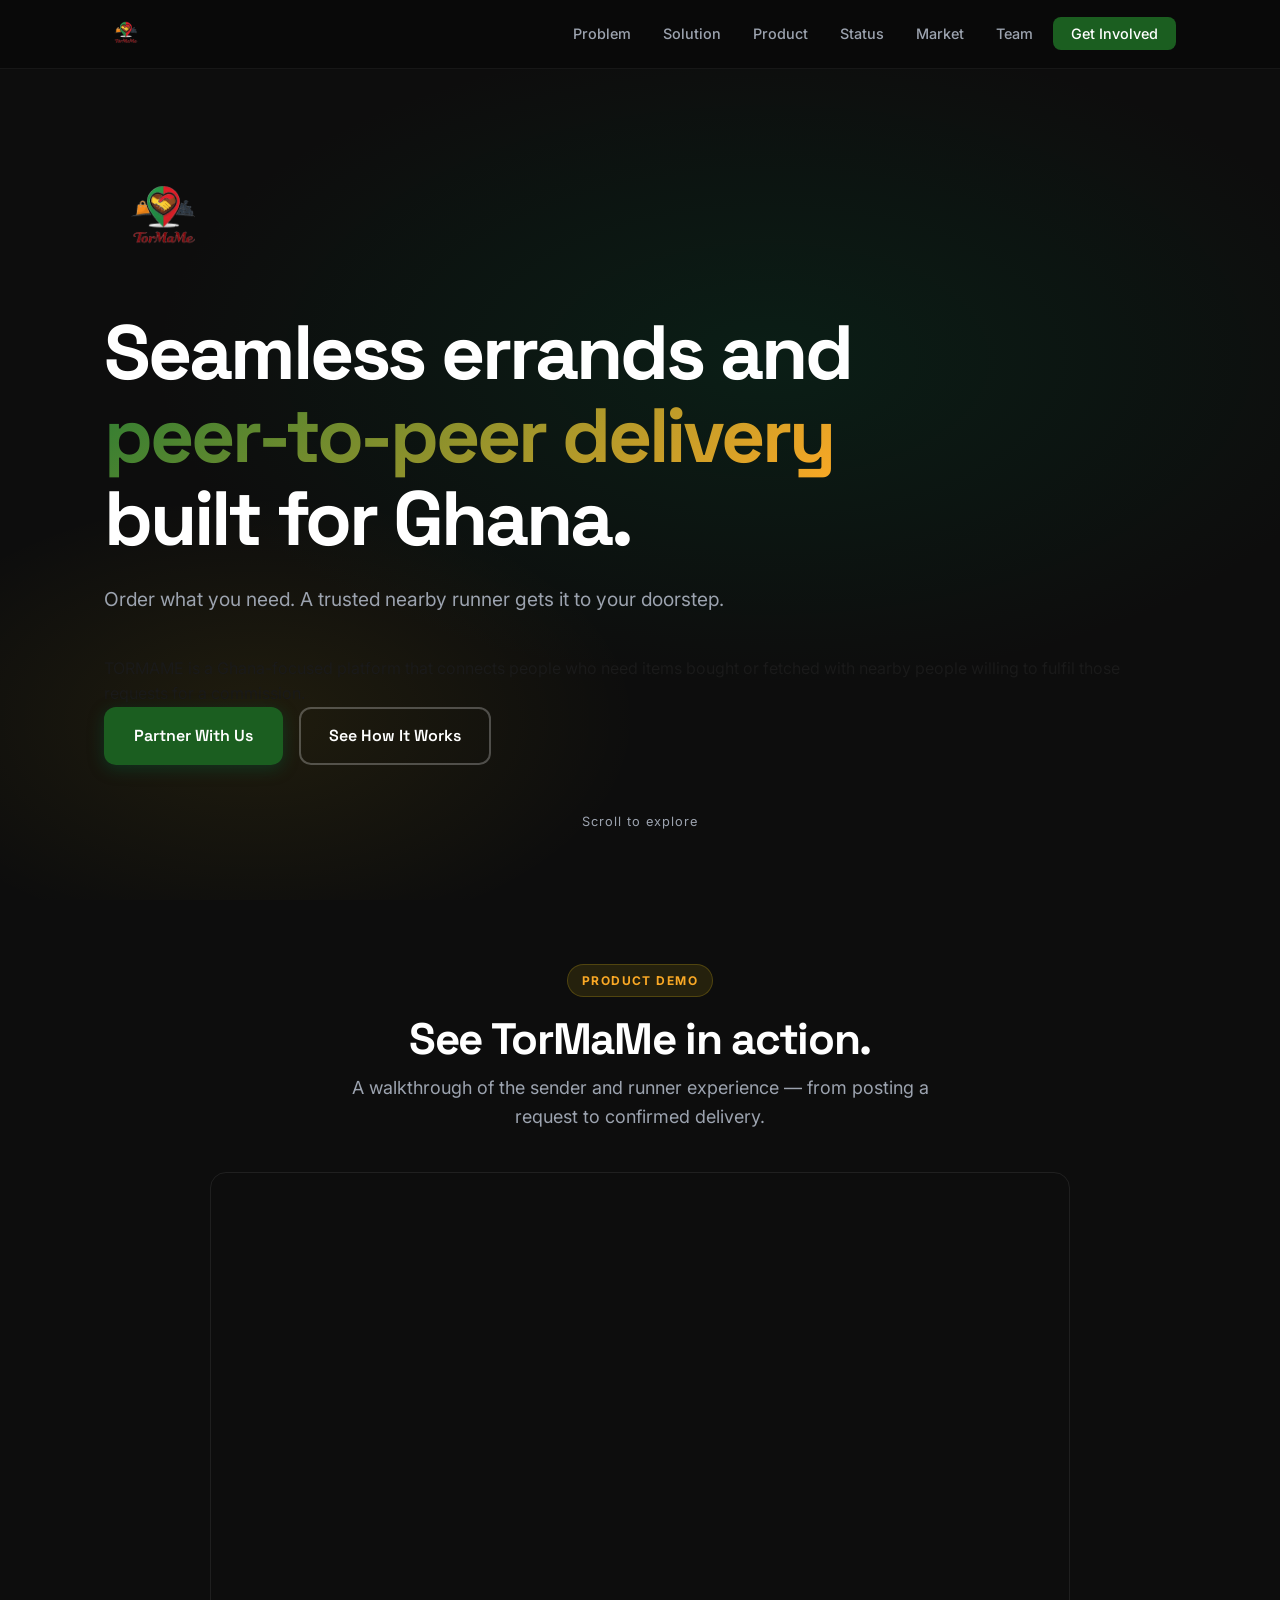
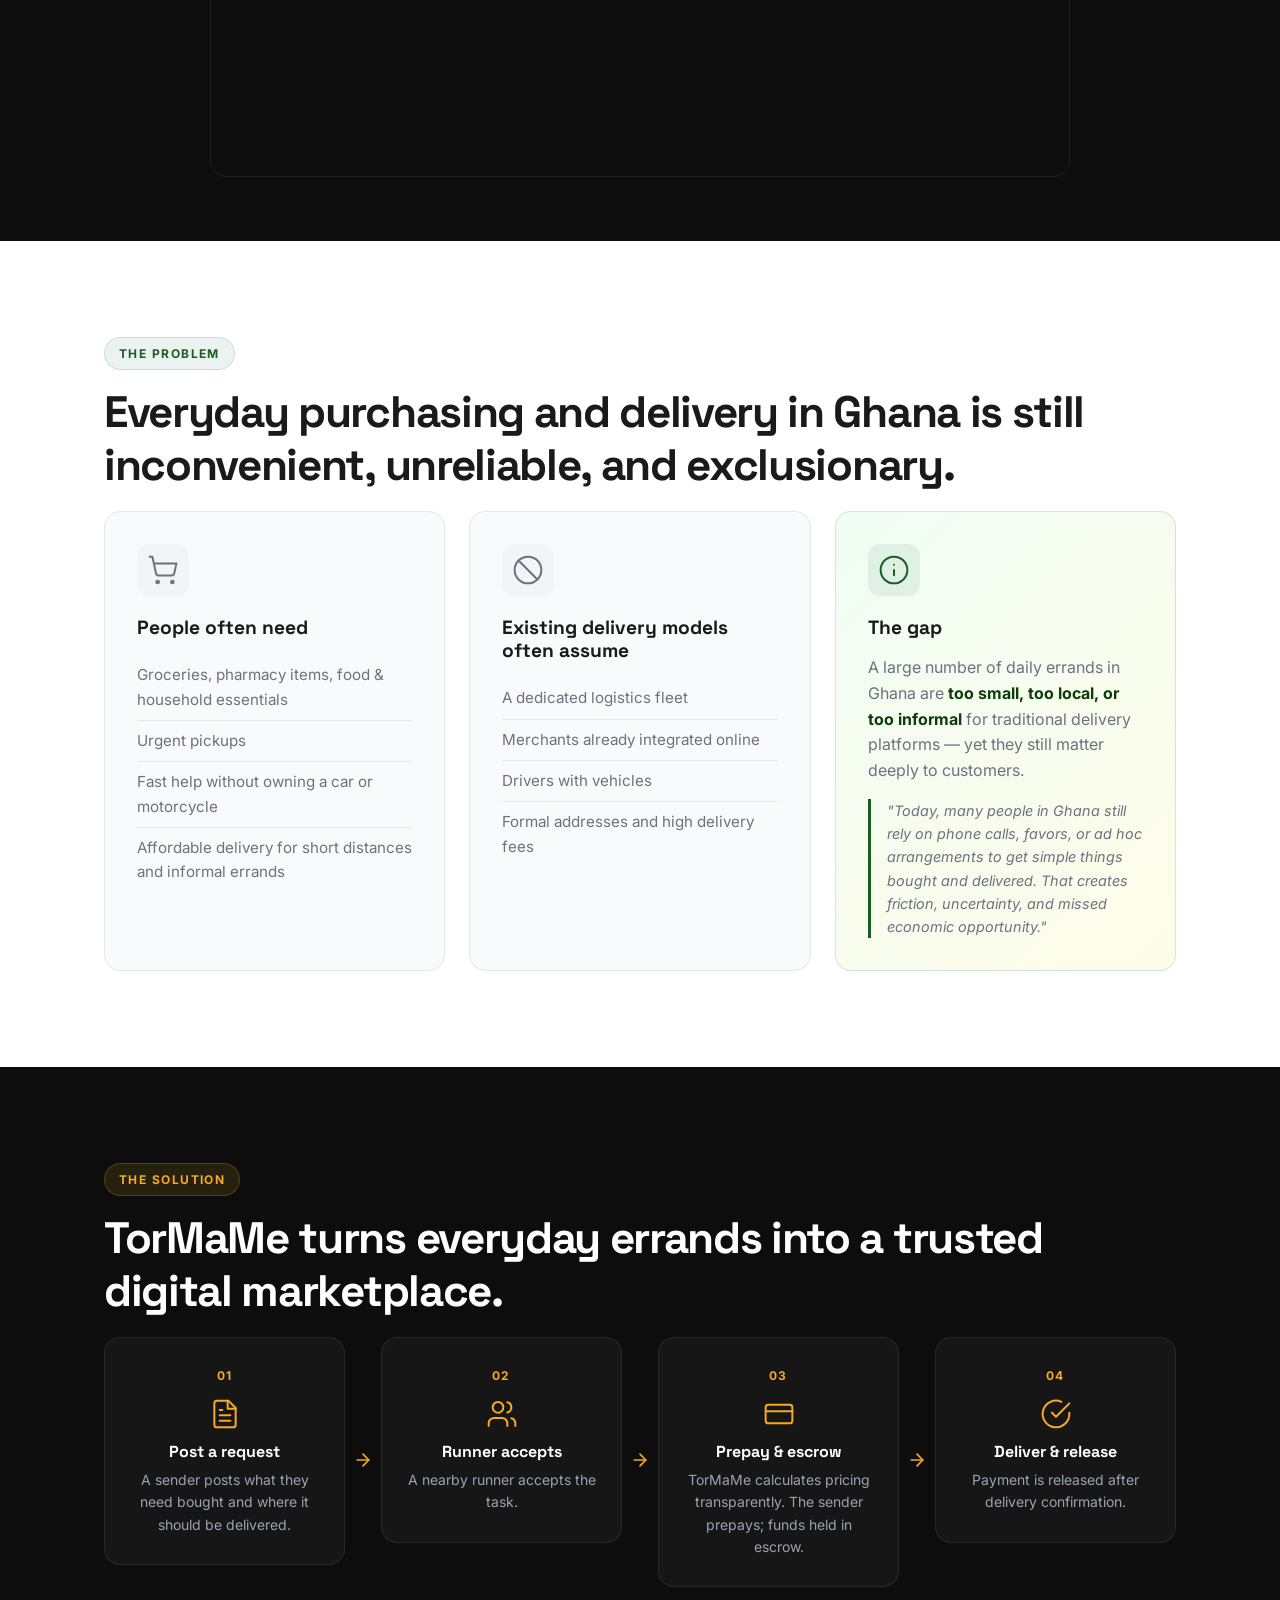
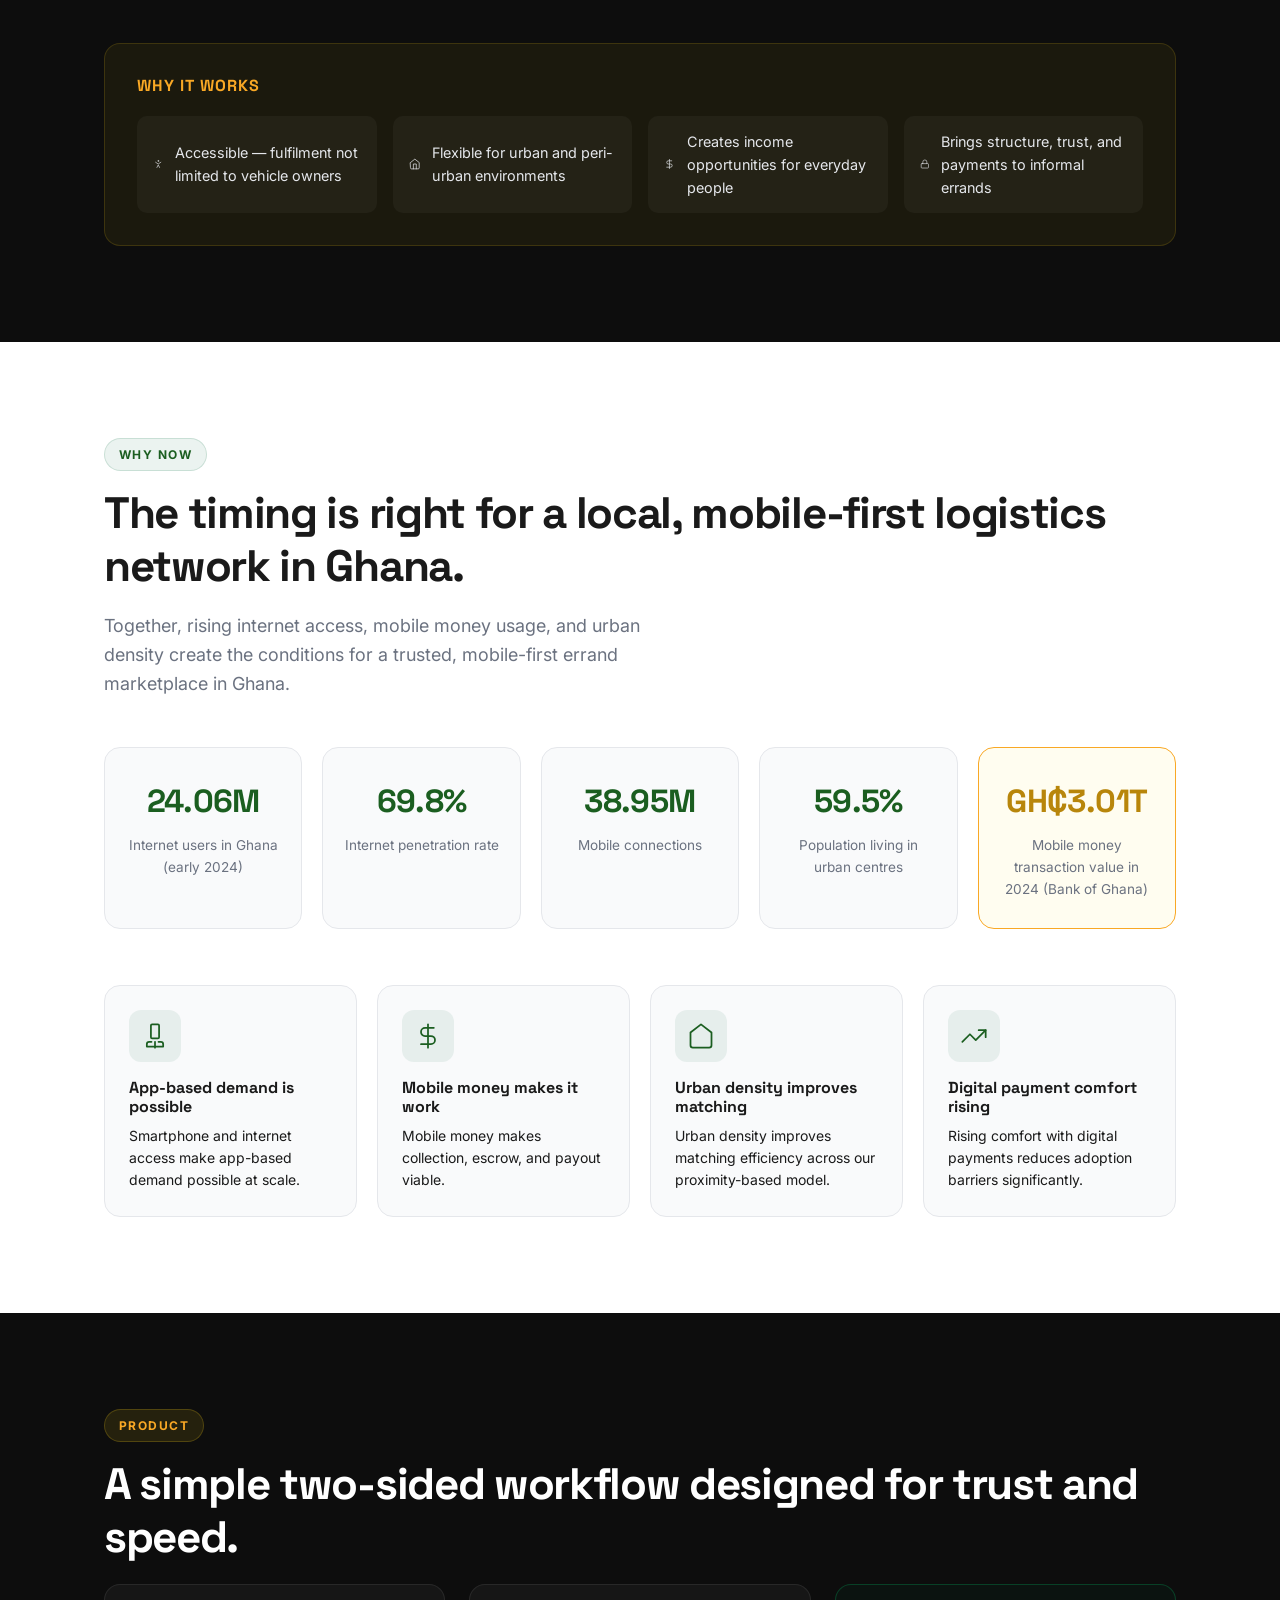
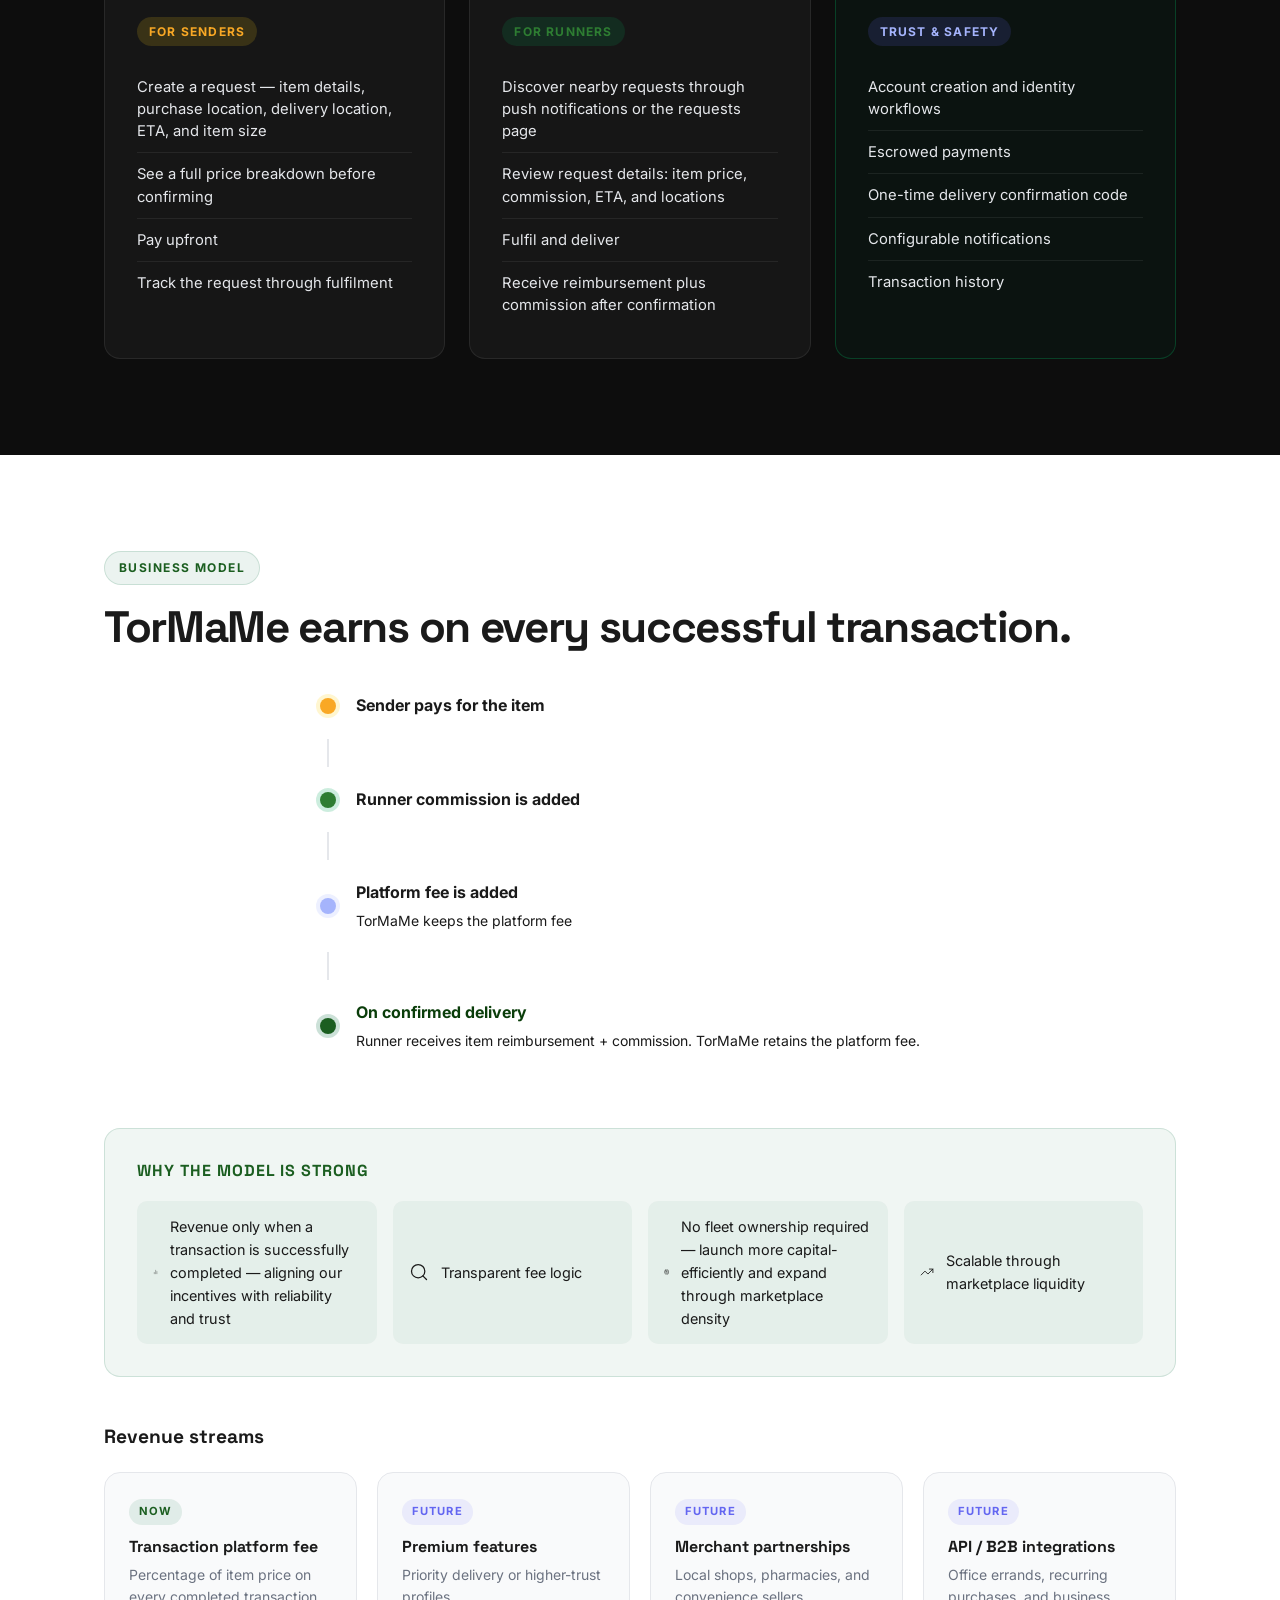
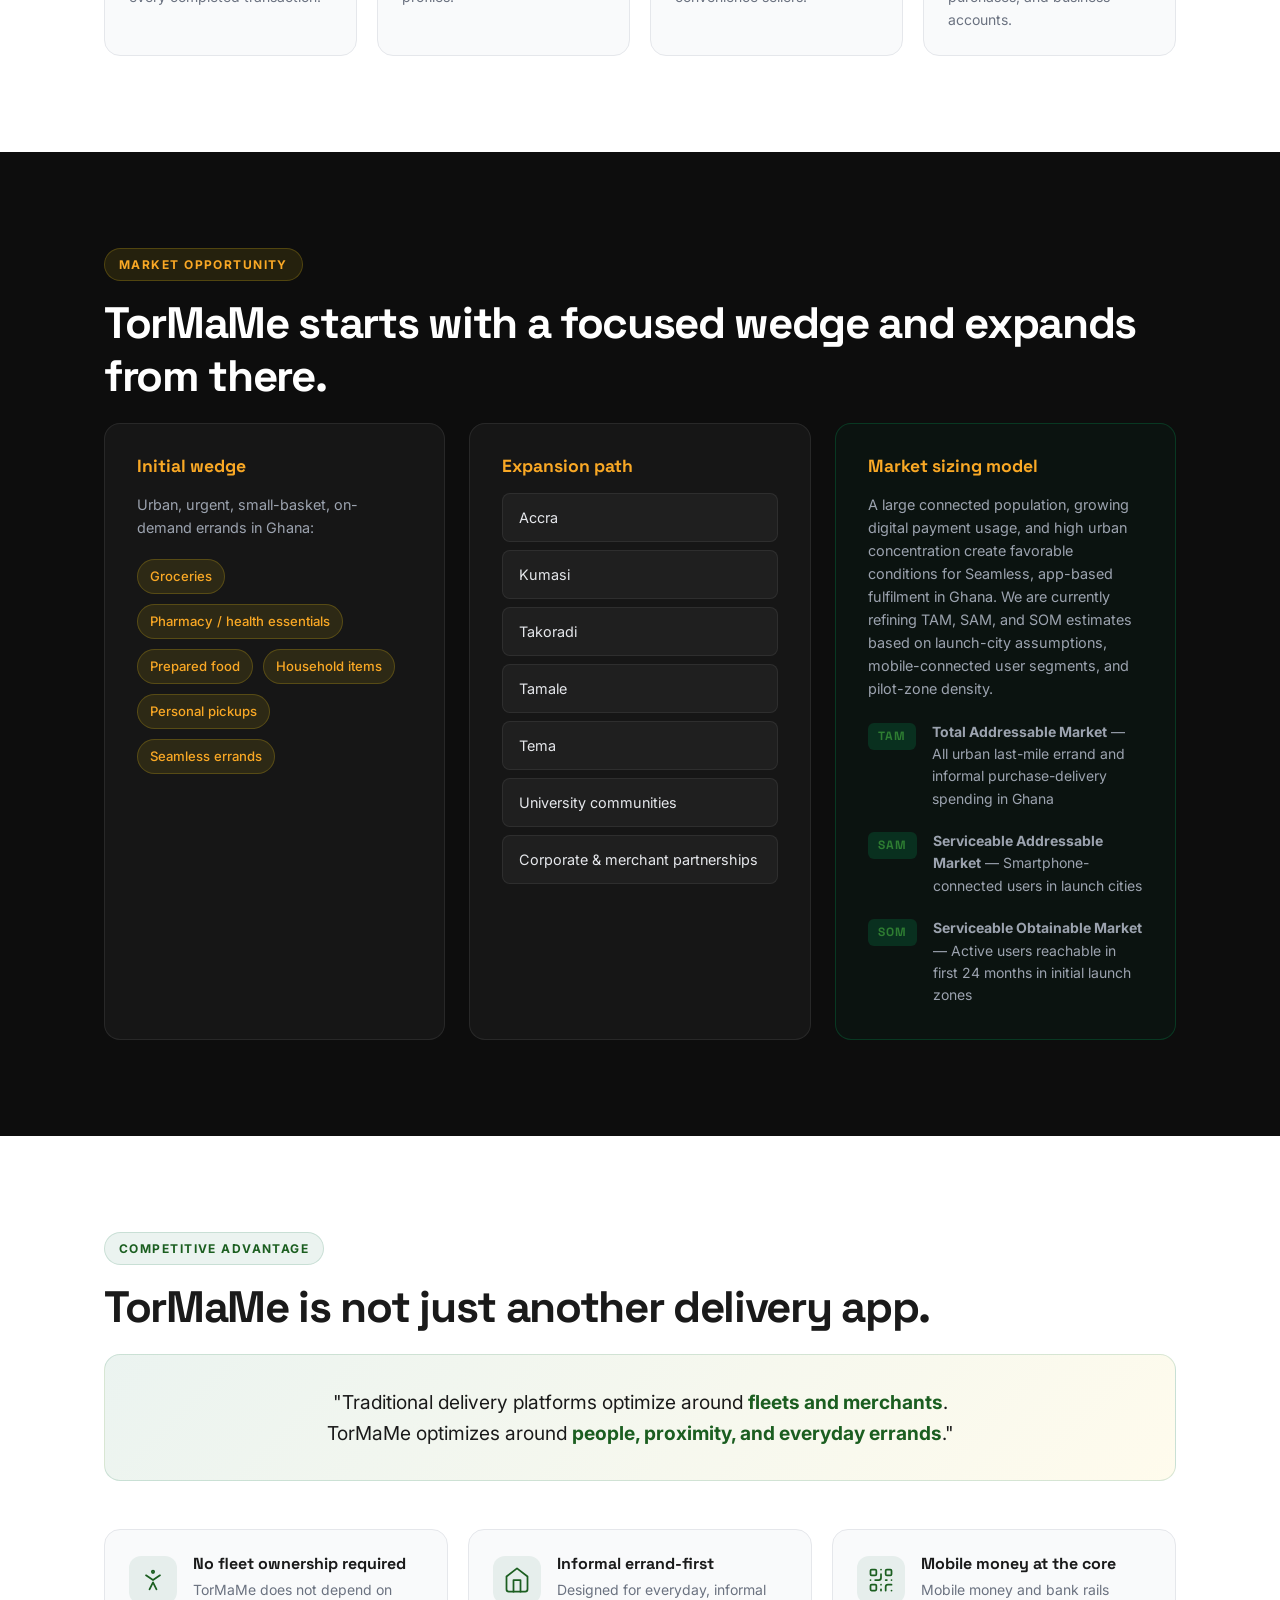
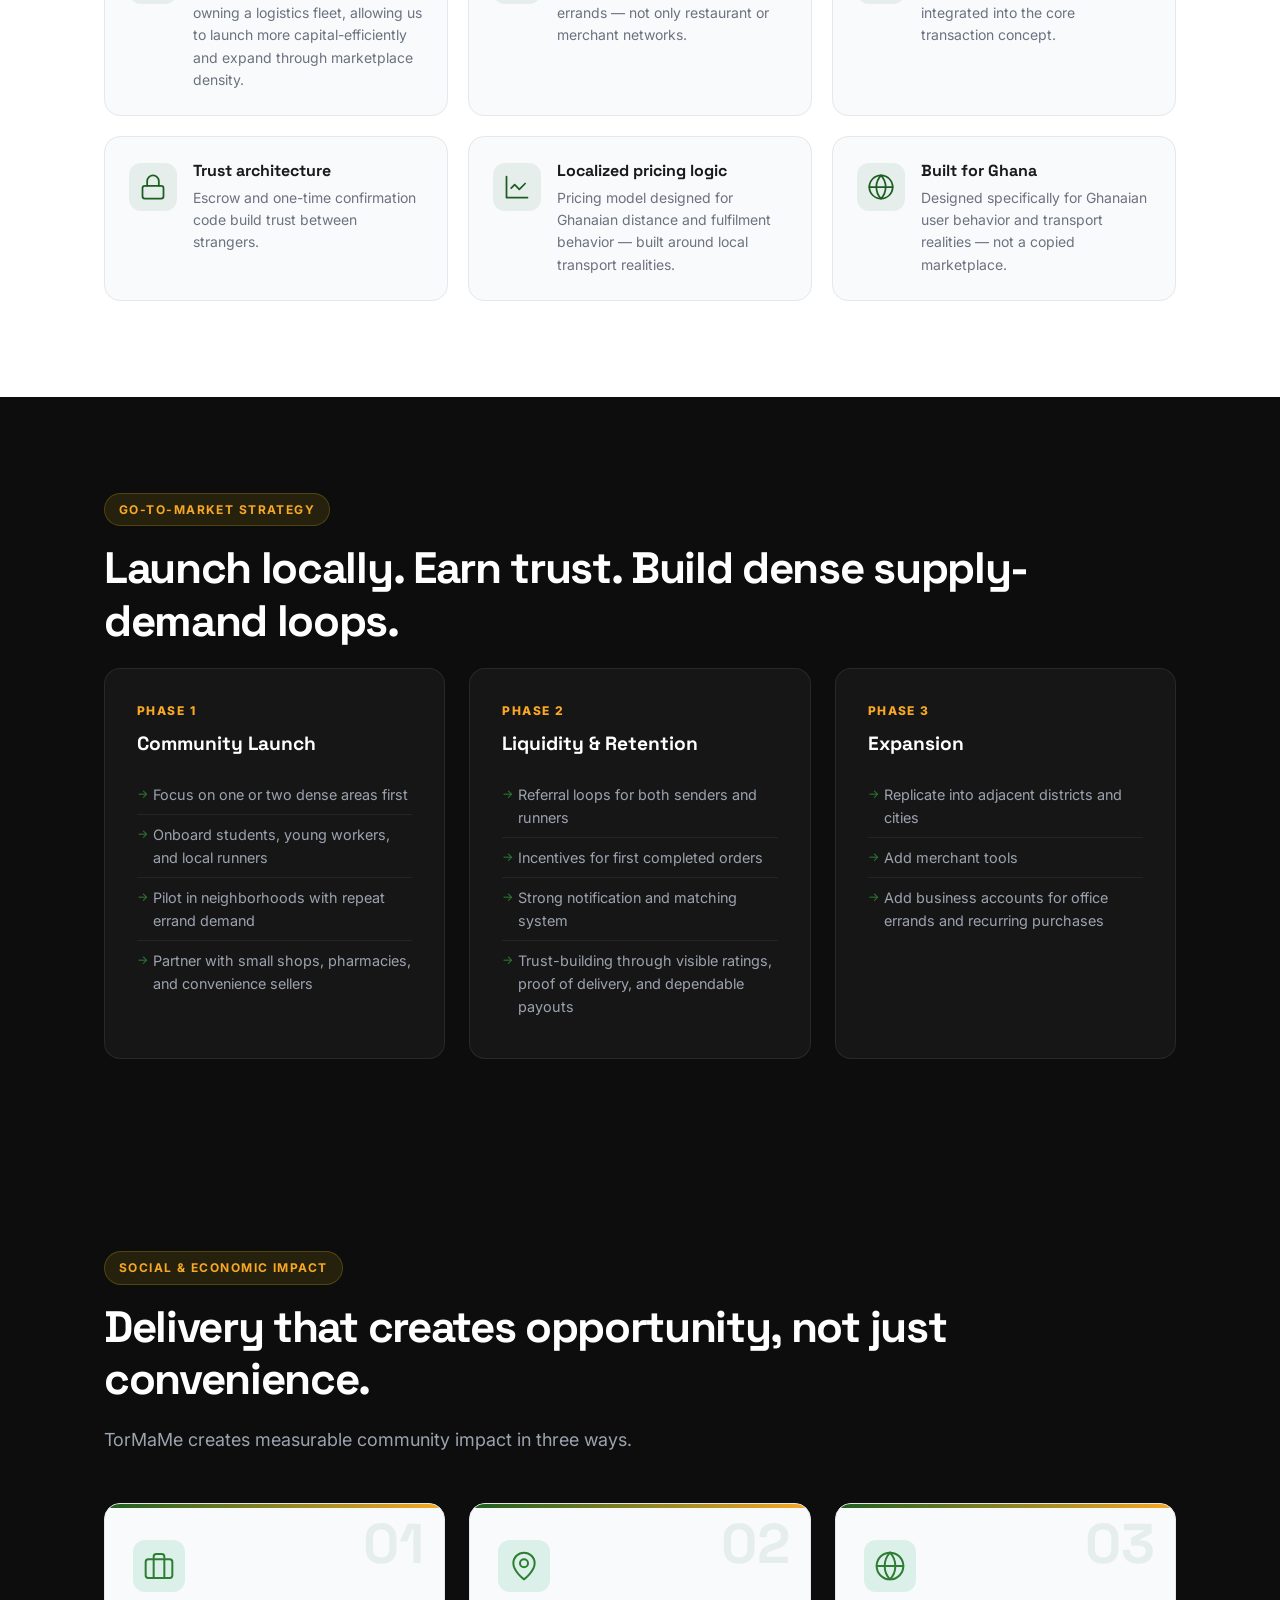
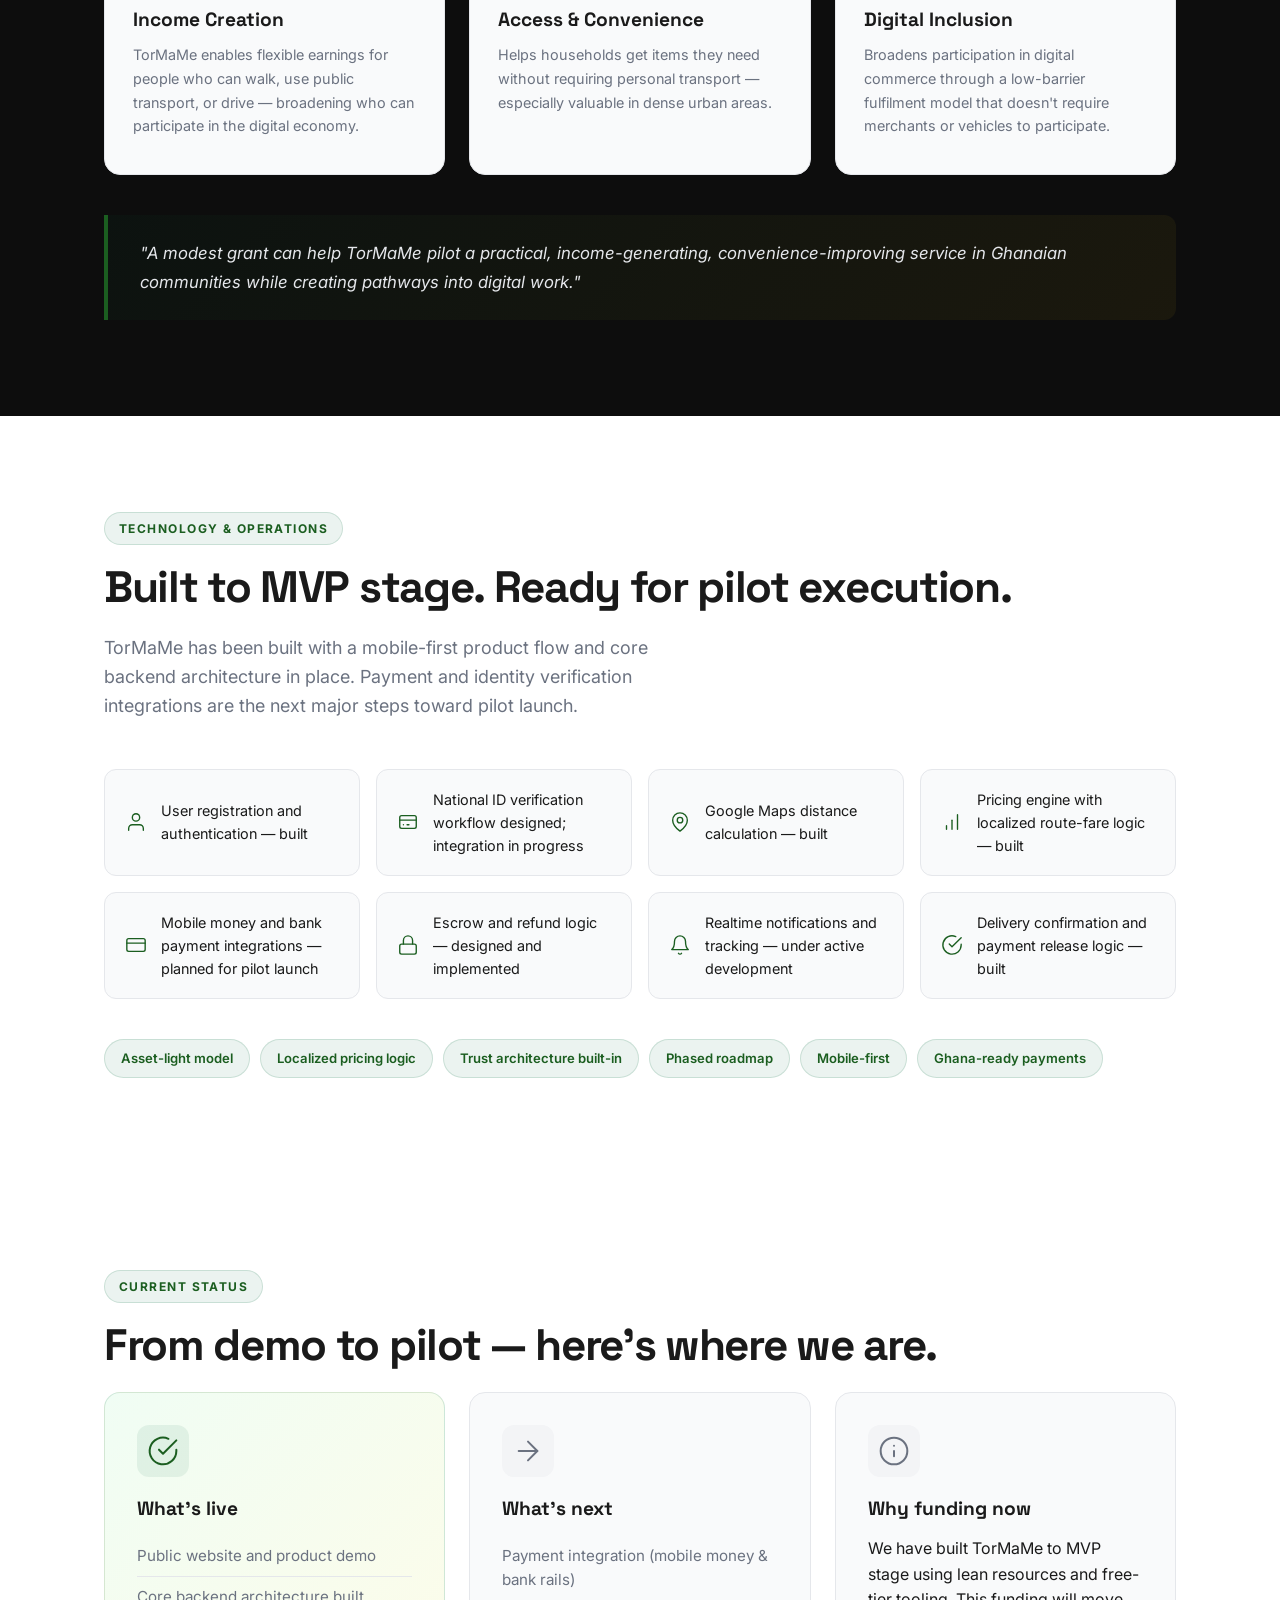
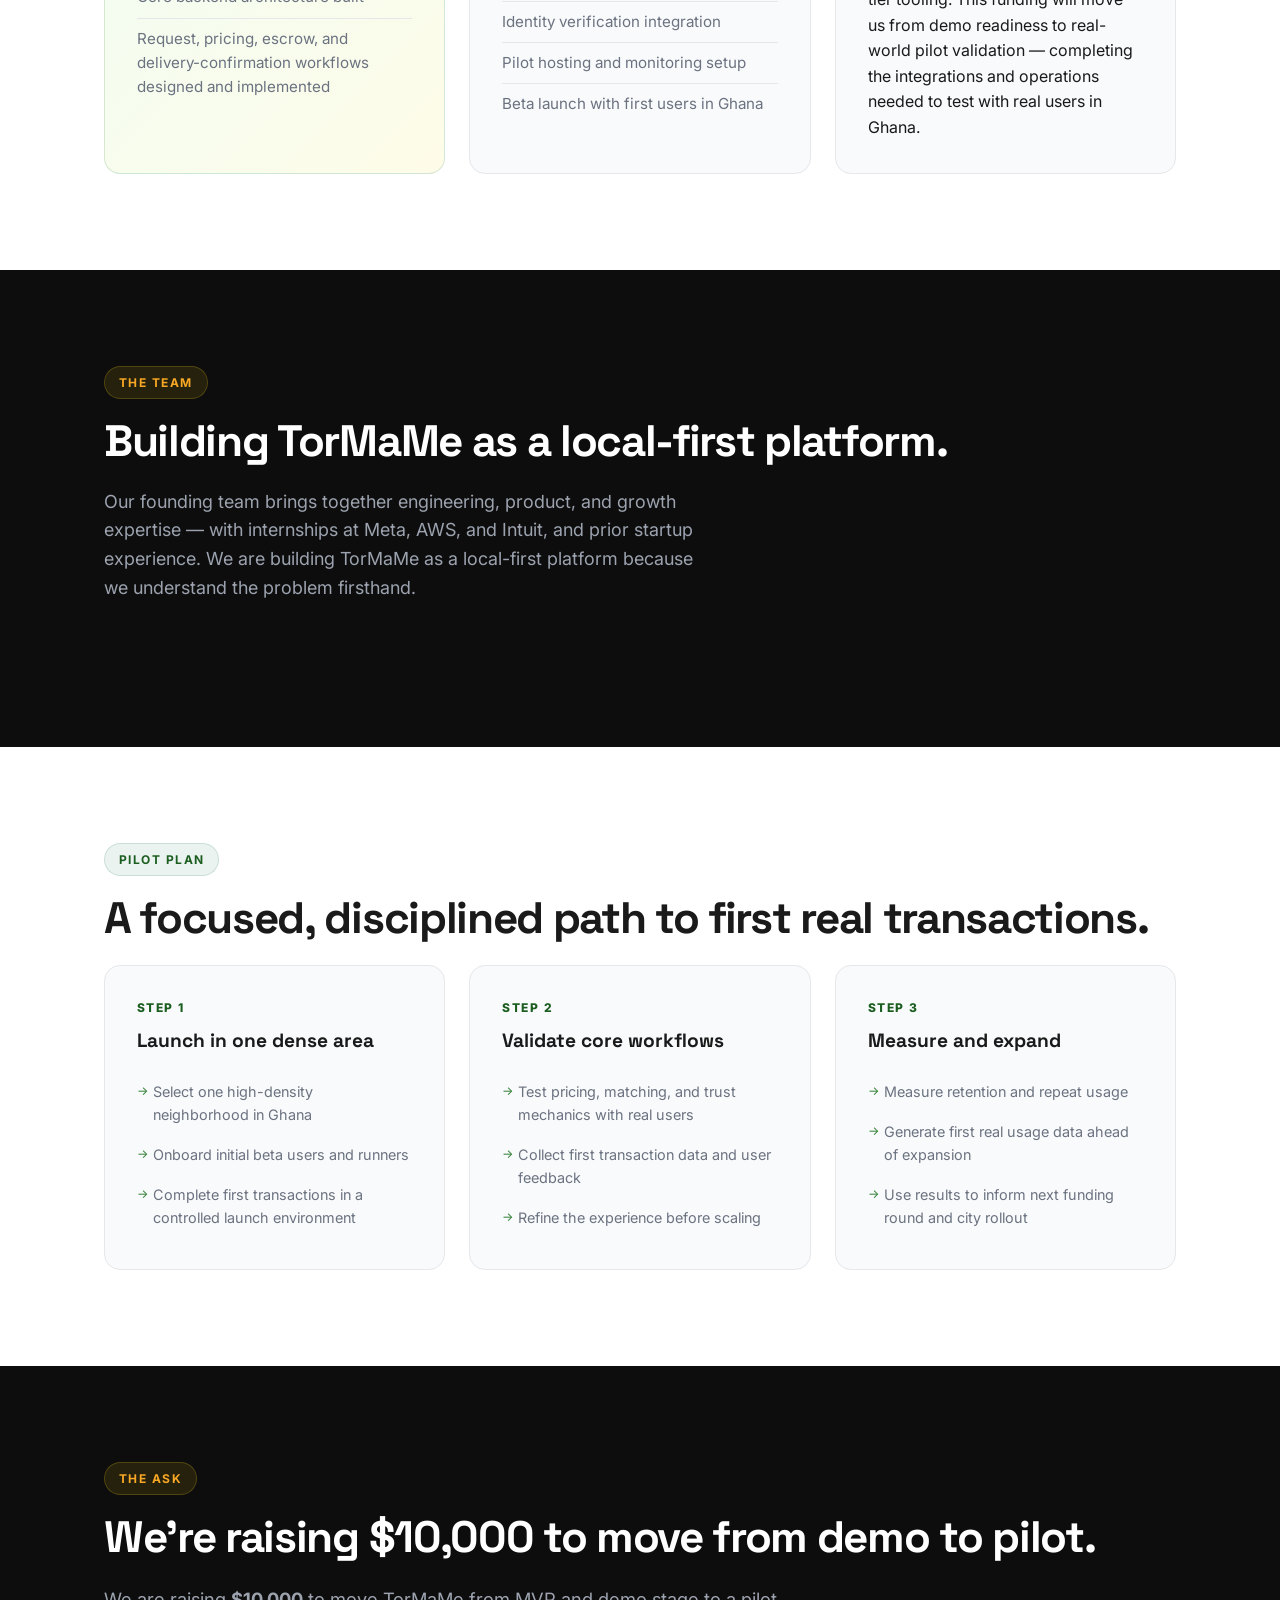
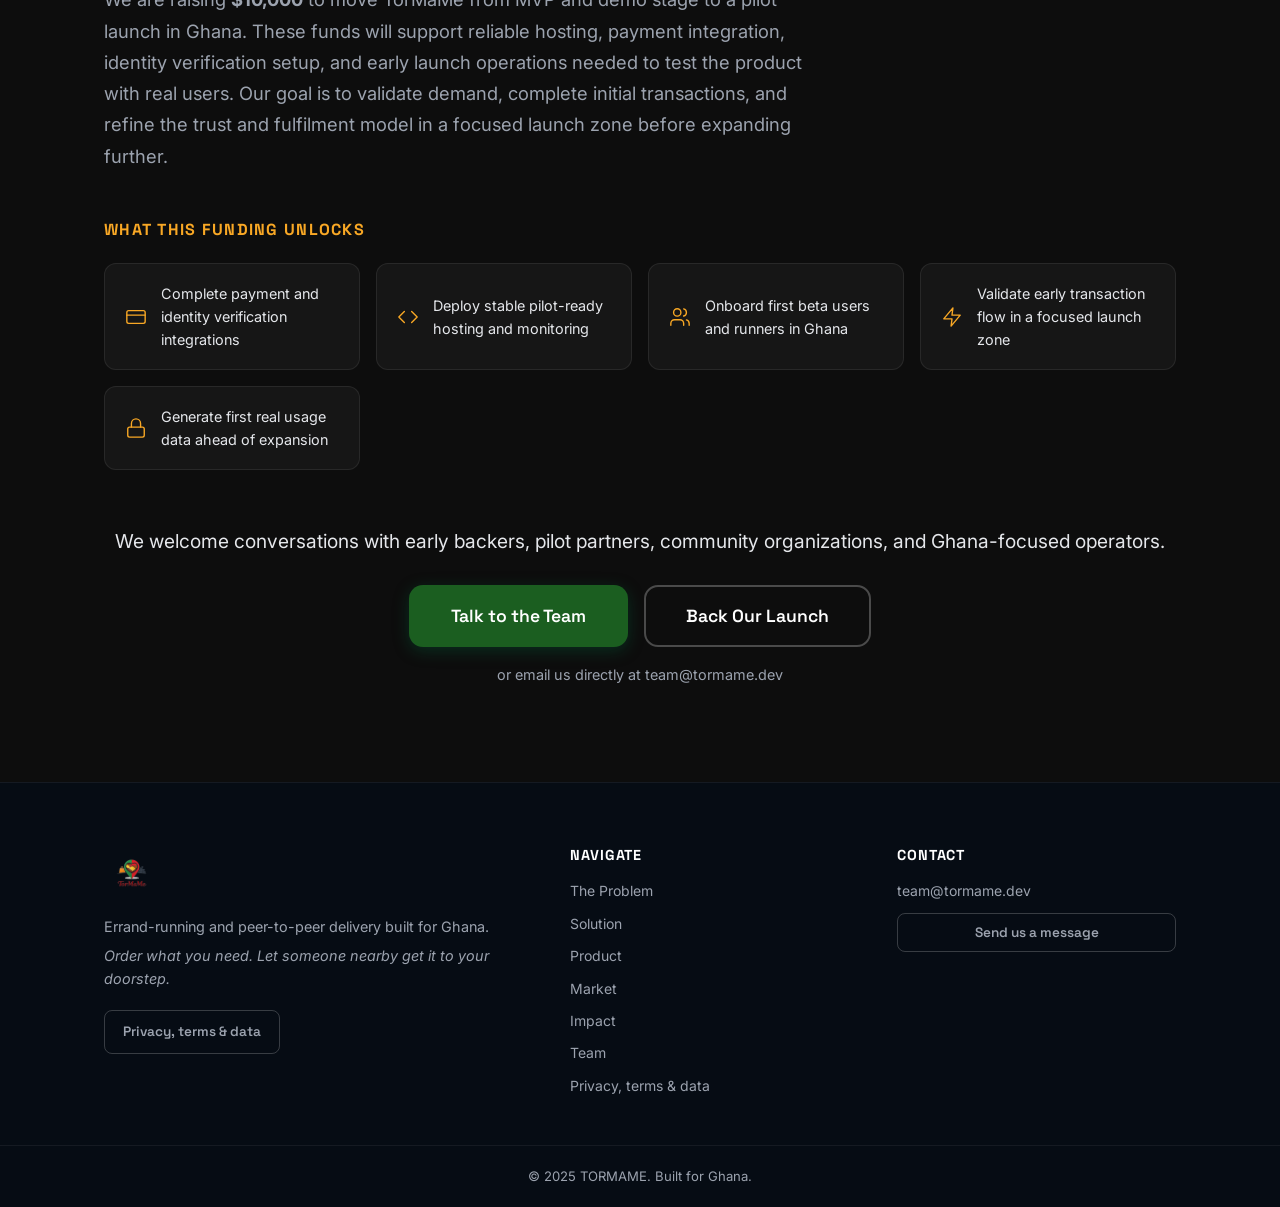
<file: index.html>
<!DOCTYPE html>
<html lang="en">
<head>
  <meta charset="UTF-8" />
  <meta name="viewport" content="width=device-width, initial-scale=1.0" />
  <title>TORMAME — Errand-Running & Peer-to-Peer Delivery in Ghana</title>
  <meta name="description" content="TORMAME connects people who need items bought or fetched with nearby people willing to fulfil those requests for a commission. Built for Ghana." />
  <meta property="og:title" content="TORMAME — Built for Ghana" />
  <meta property="og:description" content="Order what you need. Let someone nearby get it to your doorstep." />
  <meta property="og:type" content="website" />
  <meta property="og:url" content="https://tormame.dev" />
  <link rel="preconnect" href="https://fonts.googleapis.com" />
  <link rel="preconnect" href="https://fonts.gstatic.com" crossorigin />
  <link href="https://fonts.googleapis.com/css2?family=Inter:wght@300;400;500;600;700;800;900&family=Space+Grotesk:wght@400;500;600;700&display=swap" rel="stylesheet" />
  <link rel="stylesheet" href="styles.css" />
</head>
<body>

  <!-- ===== NAVBAR ===== -->
  <nav id="navbar">
    <div class="nav-container">
      <a href="#hero" class="nav-logo">
        <img src="logo-transparent.png" alt="TorMaMe" class="nav-logo-img" />
      </a>
      <ul class="nav-links">
        <li><a href="#problem">Problem</a></li>
        <li><a href="#solution">Solution</a></li>
        <li><a href="#product">Product</a></li>
        <li><a href="#status">Status</a></li>
        <li><a href="#market">Market</a></li>
        <li><a href="#team">Team</a></li>
        <li><a href="#ask" class="nav-cta">Get Involved</a></li>
      </ul>
      <button class="hamburger" id="hamburger" aria-label="Open menu">
        <span></span><span></span><span></span>
      </button>
    </div>
    <div class="mobile-menu" id="mobileMenu">
      <a href="#problem" class="mobile-link">Problem</a>
      <a href="#solution" class="mobile-link">Solution</a>
      <a href="#product" class="mobile-link">Product</a>
      <a href="#status" class="mobile-link">Status</a>
      <a href="#market" class="mobile-link">Market</a>
      <a href="#team" class="mobile-link">Team</a>
      <a href="#ask" class="mobile-link mobile-cta">Get Involved</a>
    </div>
  </nav>

  <!-- ===== HERO ===== -->
  <section id="hero">
    <div class="hero-bg-pattern"></div>
    <div class="container hero-content">
      <div class="hero-logo-wrap">
        <img src="logo-transparent.png" alt="TorMaMe" class="hero-logo-img" />
      </div>
      <h1 class="hero-title">
        Seamless errands and<br />
        <span class="gradient-text">peer-to-peer delivery</span><br />
        built for Ghana.
      </h1>
      <p class="hero-sub">
        Order what you need. A trusted nearby runner gets it to your doorstep.
      </p>
      <p class="hero-desc">
        TORMAME is a Ghana-focused platform that connects people who need items bought or fetched with nearby people willing to fulfil those requests for a commission.
      </p>
      <div class="hero-actions">
        <button class="btn btn-primary" id="heroContactBtn">Partner With Us</button>
        <a href="#solution" class="btn btn-ghost">See How It Works</a>
      </div>
    </div>
    <div class="hero-scroll-hint">
      <span>Scroll to explore</span>
      <div class="scroll-arrow"></div>
    </div>
  </section>

  <!-- ===== DEMO VIDEO ===== -->
  <section id="demo" class="section section-dark" style="padding: 64px 0;">
    <div class="container" style="text-align: center;">
      <div class="section-label light">Product Demo</div>
      <h2 class="section-title light" style="margin-bottom: 8px;">See TorMaMe in action.</h2>
      <p class="section-sub" style="color: var(--text-lighter); margin: 0 auto 40px;">A walkthrough of the sender and runner experience — from posting a request to confirmed delivery.</p>
      <div style="position: relative; padding-bottom: 56.25%; height: 0; overflow: hidden; border-radius: 16px; border: 1px solid rgba(255,255,255,0.08); max-width: 860px; margin: 0 auto;">
        <iframe
          src="https://www.youtube.com/embed/Z5yK9NrSIbA"
          title="TorMaMe Product Demo"
          frameborder="0"
          allow="accelerometer; autoplay; clipboard-write; encrypted-media; gyroscope; picture-in-picture"
          allowfullscreen
          style="position: absolute; top: 0; left: 0; width: 100%; height: 100%;">
        </iframe>
      </div>
    </div>
  </section>

  <!-- ===== PROBLEM ===== -->
  <section id="problem" class="section section-light">
    <div class="container">
      <div class="section-label">The Problem</div>
      <h2 class="section-title">Everyday purchasing and delivery in Ghana is still inconvenient, unreliable, and exclusionary.</h2>
      <div class="cards-grid">
        <div class="card card-problem reveal">
          <div class="card-icon">
            <svg xmlns="http://www.w3.org/2000/svg" width="32" height="32" viewBox="0 0 24 24" fill="none" stroke="currentColor" stroke-width="1.5" stroke-linecap="round" stroke-linejoin="round"><circle cx="8" cy="21" r="1"/><circle cx="19" cy="21" r="1"/><path d="M2.05 2.05h2l2.66 12.42a2 2 0 0 0 2 1.58h9.78a2 2 0 0 0 1.95-1.57l1.65-7.43H5.12"/></svg>
          </div>
          <h3>People often need</h3>
          <ul>
            <li>Groceries, pharmacy items, food &amp; household essentials</li>
            <li>Urgent pickups</li>
            <li>Fast help without owning a car or motorcycle</li>
            <li>Affordable delivery for short distances and informal errands</li>
          </ul>
        </div>
        <div class="card card-problem reveal">
          <div class="card-icon">
            <svg xmlns="http://www.w3.org/2000/svg" width="32" height="32" viewBox="0 0 24 24" fill="none" stroke="currentColor" stroke-width="1.5" stroke-linecap="round" stroke-linejoin="round"><circle cx="12" cy="12" r="10"/><path d="m4.9 4.9 14.2 14.2"/></svg>
          </div>
          <h3>Existing delivery models often assume</h3>
          <ul>
            <li>A dedicated logistics fleet</li>
            <li>Merchants already integrated online</li>
            <li>Drivers with vehicles</li>
            <li>Formal addresses and high delivery fees</li>
          </ul>
        </div>
        <div class="card card-highlight reveal">
          <div class="card-icon">
            <svg xmlns="http://www.w3.org/2000/svg" width="32" height="32" viewBox="0 0 24 24" fill="none" stroke="currentColor" stroke-width="1.5" stroke-linecap="round" stroke-linejoin="round"><circle cx="12" cy="12" r="10"/><path d="M12 16v-4"/><path d="M12 8h.01"/></svg>
          </div>
          <h3>The gap</h3>
          <p>A large number of daily errands in Ghana are <strong>too small, too local, or too informal</strong> for traditional delivery platforms — yet they still matter deeply to customers.</p>
          <blockquote>
            "Today, many people in Ghana still rely on phone calls, favors, or ad hoc arrangements to get simple things bought and delivered. That creates friction, uncertainty, and missed economic opportunity."
          </blockquote>
        </div>
      </div>
    </div>
  </section>

  <!-- ===== SOLUTION ===== -->
  <section id="solution" class="section section-dark">
    <div class="container">
      <div class="section-label light">The Solution</div>
      <h2 class="section-title light">TorMaMe turns everyday errands into a trusted digital marketplace.</h2>
      <div class="flow-grid">
        <div class="flow-step reveal">
          <div class="flow-num">01</div>
          <div class="flow-icon">
            <svg xmlns="http://www.w3.org/2000/svg" width="32" height="32" viewBox="0 0 24 24" fill="none" stroke="currentColor" stroke-width="1.5" stroke-linecap="round" stroke-linejoin="round"><path d="M14.5 2H6a2 2 0 0 0-2 2v16a2 2 0 0 0 2 2h12a2 2 0 0 0 2-2V7.5L14.5 2z"/><polyline points="14 2 14 8 20 8"/><line x1="16" x2="8" y1="13" y2="13"/><line x1="16" x2="8" y1="17" y2="17"/><line x1="10" x2="8" y1="9" y2="9"/></svg>
          </div>
          <h3>Post a request</h3>
          <p>A sender posts what they need bought and where it should be delivered.</p>
        </div>
        <div class="flow-arrow">
          <svg xmlns="http://www.w3.org/2000/svg" width="20" height="20" viewBox="0 0 24 24" fill="none" stroke="currentColor" stroke-width="2" stroke-linecap="round" stroke-linejoin="round"><path d="M5 12h14"/><path d="m12 5 7 7-7 7"/></svg>
        </div>
        <div class="flow-step reveal">
          <div class="flow-num">02</div>
          <div class="flow-icon">
            <svg xmlns="http://www.w3.org/2000/svg" width="32" height="32" viewBox="0 0 24 24" fill="none" stroke="currentColor" stroke-width="1.5" stroke-linecap="round" stroke-linejoin="round"><path d="M16 21v-2a4 4 0 0 0-4-4H6a4 4 0 0 0-4 4v2"/><circle cx="9" cy="7" r="4"/><path d="M22 21v-2a4 4 0 0 0-3-3.87"/><path d="M16 3.13a4 4 0 0 1 0 7.75"/></svg>
          </div>
          <h3>Runner accepts</h3>
          <p>A nearby runner accepts the task.</p>
        </div>
        <div class="flow-arrow">
          <svg xmlns="http://www.w3.org/2000/svg" width="20" height="20" viewBox="0 0 24 24" fill="none" stroke="currentColor" stroke-width="2" stroke-linecap="round" stroke-linejoin="round"><path d="M5 12h14"/><path d="m12 5 7 7-7 7"/></svg>
        </div>
        <div class="flow-step reveal">
          <div class="flow-num">03</div>
          <div class="flow-icon">
            <svg xmlns="http://www.w3.org/2000/svg" width="32" height="32" viewBox="0 0 24 24" fill="none" stroke="currentColor" stroke-width="1.5" stroke-linecap="round" stroke-linejoin="round"><rect width="20" height="14" x="2" y="5" rx="2"/><line x1="2" x2="22" y1="10" y2="10"/></svg>
          </div>
          <h3>Prepay &amp; escrow</h3>
          <p>TorMaMe calculates pricing transparently. The sender prepays; funds held in escrow.</p>
        </div>
        <div class="flow-arrow">
          <svg xmlns="http://www.w3.org/2000/svg" width="20" height="20" viewBox="0 0 24 24" fill="none" stroke="currentColor" stroke-width="2" stroke-linecap="round" stroke-linejoin="round"><path d="M5 12h14"/><path d="m12 5 7 7-7 7"/></svg>
        </div>
        <div class="flow-step reveal">
          <div class="flow-num">04</div>
          <div class="flow-icon">
            <svg xmlns="http://www.w3.org/2000/svg" width="32" height="32" viewBox="0 0 24 24" fill="none" stroke="currentColor" stroke-width="1.5" stroke-linecap="round" stroke-linejoin="round"><path d="M22 11.08V12a10 10 0 1 1-5.93-9.14"/><polyline points="22 4 12 14.01 9 11.01"/></svg>
          </div>
          <h3>Deliver &amp; release</h3>
          <p>Payment is released after delivery confirmation.</p>
        </div>
      </div>
      <div class="why-works reveal">
        <h3>Why it works</h3>
        <div class="why-grid">
          <div class="why-item">
            <svg xmlns="http://www.w3.org/2000/svg" width="20" height="20" viewBox="0 0 24 24" fill="none" stroke="currentColor" stroke-width="1.5" stroke-linecap="round" stroke-linejoin="round"><circle cx="12" cy="5" r="1"/><path d="m9 20 3-6 3 6"/><path d="m6 8 6 4 6-4"/></svg>
            Accessible — fulfilment not limited to vehicle owners
          </div>
          <div class="why-item">
            <svg xmlns="http://www.w3.org/2000/svg" width="20" height="20" viewBox="0 0 24 24" fill="none" stroke="currentColor" stroke-width="1.5" stroke-linecap="round" stroke-linejoin="round"><path d="M3 9l9-7 9 7v11a2 2 0 0 1-2 2H5a2 2 0 0 1-2-2z"/><polyline points="9 22 9 12 15 12 15 22"/></svg>
            Flexible for urban and peri-urban environments
          </div>
          <div class="why-item">
            <svg xmlns="http://www.w3.org/2000/svg" width="20" height="20" viewBox="0 0 24 24" fill="none" stroke="currentColor" stroke-width="1.5" stroke-linecap="round" stroke-linejoin="round"><line x1="12" x2="12" y1="2" y2="22"/><path d="M17 5H9.5a3.5 3.5 0 0 0 0 7h5a3.5 3.5 0 0 1 0 7H6"/></svg>
            Creates income opportunities for everyday people
          </div>
          <div class="why-item">
            <svg xmlns="http://www.w3.org/2000/svg" width="20" height="20" viewBox="0 0 24 24" fill="none" stroke="currentColor" stroke-width="1.5" stroke-linecap="round" stroke-linejoin="round"><rect width="18" height="11" x="3" y="11" rx="2" ry="2"/><path d="M7 11V7a5 5 0 0 1 10 0v4"/></svg>
            Brings structure, trust, and payments to informal errands
          </div>
        </div>
      </div>
    </div>
  </section>

  <!-- ===== WHY NOW ===== -->
  <section id="whynow" class="section section-light">
    <div class="container">
      <div class="section-label">Why Now</div>
      <h2 class="section-title">The timing is right for a local, mobile-first logistics network in Ghana.</h2>
      <p class="section-sub">Together, rising internet access, mobile money usage, and urban density create the conditions for a trusted, mobile-first errand marketplace in Ghana.</p>
      <div class="stats-showcase reveal">
        <div class="showcase-stat">
          <div class="showcase-num">24.06M</div>
          <div class="showcase-desc">Internet users in Ghana (early 2024)</div>
        </div>
        <div class="showcase-stat">
          <div class="showcase-num">69.8%</div>
          <div class="showcase-desc">Internet penetration rate</div>
        </div>
        <div class="showcase-stat">
          <div class="showcase-num">38.95M</div>
          <div class="showcase-desc">Mobile connections</div>
        </div>
        <div class="showcase-stat">
          <div class="showcase-num">59.5%</div>
          <div class="showcase-desc">Population living in urban centres</div>
        </div>
        <div class="showcase-stat highlight-stat">
          <div class="showcase-num">GH&#8373;3.01T</div>
          <div class="showcase-desc">Mobile money transaction value in 2024 (Bank of Ghana)</div>
        </div>
      </div>
      <div class="readiness-grid reveal">
        <div class="readiness-item">
          <div class="readiness-icon">
            <svg xmlns="http://www.w3.org/2000/svg" width="28" height="28" viewBox="0 0 24 24" fill="none" stroke="currentColor" stroke-width="1.5" stroke-linecap="round" stroke-linejoin="round"><rect width="7" height="12" x="8.5" y="2" rx="1"/><path d="M9 17H7a2 2 0 0 0-2 2v2h14v-2a2 2 0 0 0-2-2h-2"/><path d="M12 22v-5"/></svg>
          </div>
          <h4>App-based demand is possible</h4>
          <p>Smartphone and internet access make app-based demand possible at scale.</p>
        </div>
        <div class="readiness-item">
          <div class="readiness-icon">
            <svg xmlns="http://www.w3.org/2000/svg" width="28" height="28" viewBox="0 0 24 24" fill="none" stroke="currentColor" stroke-width="1.5" stroke-linecap="round" stroke-linejoin="round"><line x1="12" x2="12" y1="2" y2="22"/><path d="M17 5H9.5a3.5 3.5 0 0 0 0 7h5a3.5 3.5 0 0 1 0 7H6"/></svg>
          </div>
          <h4>Mobile money makes it work</h4>
          <p>Mobile money makes collection, escrow, and payout viable.</p>
        </div>
        <div class="readiness-item">
          <div class="readiness-icon">
            <svg xmlns="http://www.w3.org/2000/svg" width="28" height="28" viewBox="0 0 24 24" fill="none" stroke="currentColor" stroke-width="1.5" stroke-linecap="round" stroke-linejoin="round"><path d="M3 9l9-7 9 7v11a2 2 0 0 1-2 2H5a2 2 0 0 1-2-2z"/></svg>
          </div>
          <h4>Urban density improves matching</h4>
          <p>Urban density improves matching efficiency across our proximity-based model.</p>
        </div>
        <div class="readiness-item">
          <div class="readiness-icon">
            <svg xmlns="http://www.w3.org/2000/svg" width="28" height="28" viewBox="0 0 24 24" fill="none" stroke="currentColor" stroke-width="1.5" stroke-linecap="round" stroke-linejoin="round"><polyline points="22 7 13.5 15.5 8.5 10.5 2 17"/><polyline points="16 7 22 7 22 13"/></svg>
          </div>
          <h4>Digital payment comfort rising</h4>
          <p>Rising comfort with digital payments reduces adoption barriers significantly.</p>
        </div>
      </div>
    </div>
  </section>

  <!-- ===== PRODUCT ===== -->
  <section id="product" class="section section-dark">
    <div class="container">
      <div class="section-label light">Product</div>
      <h2 class="section-title light">A simple two-sided workflow designed for trust and speed.</h2>
      <div class="product-grid">
        <div class="product-card reveal">
          <div class="product-tag sender">For Senders</div>
          <ul class="product-list">
            <li>Create a request — item details, purchase location, delivery location, ETA, and item size</li>
            <li>See a full price breakdown before confirming</li>
            <li>Pay upfront</li>
            <li>Track the request through fulfilment</li>
          </ul>
        </div>
        <div class="product-card reveal">
          <div class="product-tag runner">For Runners</div>
          <ul class="product-list">
            <li>Discover nearby requests through push notifications or the requests page</li>
            <li>Review request details: item price, commission, ETA, and locations</li>
            <li>Fulfil and deliver</li>
            <li>Receive reimbursement plus commission after confirmation</li>
          </ul>
        </div>
        <div class="product-card reveal product-card-trust">
          <div class="product-tag trust">Trust &amp; Safety</div>
          <ul class="product-list">
            <li>Account creation and identity workflows</li>
            <li>Escrowed payments</li>
            <li>One-time delivery confirmation code</li>
            <li>Configurable notifications</li>
            <li>Transaction history</li>
          </ul>
        </div>
      </div>
    </div>
  </section>

  <!-- ===== BUSINESS MODEL ===== -->
  <section id="business" class="section section-light">
    <div class="container">
      <div class="section-label">Business Model</div>
      <h2 class="section-title">TorMaMe earns on every successful transaction.</h2>
      <div class="model-flow reveal">
        <div class="model-step">
          <div class="model-dot sender-dot"></div>
          <div class="model-content">
            <strong>Sender pays for the item</strong>
          </div>
        </div>
        <div class="model-line"></div>
        <div class="model-step">
          <div class="model-dot runner-dot"></div>
          <div class="model-content">
            <strong>Runner commission is added</strong>
          </div>
        </div>
        <div class="model-line"></div>
        <div class="model-step">
          <div class="model-dot platform-dot"></div>
          <div class="model-content">
            <strong>Platform fee is added</strong>
            <span>TorMaMe keeps the platform fee</span>
          </div>
        </div>
        <div class="model-line"></div>
        <div class="model-step highlight-step">
          <div class="model-dot release-dot"></div>
          <div class="model-content">
            <strong>On confirmed delivery</strong>
            <span>Runner receives item reimbursement + commission. TorMaMe retains the platform fee.</span>
          </div>
        </div>
      </div>
      <div class="why-works reveal" style="margin-bottom: 48px; background: rgba(0,107,63,0.06); border-color: rgba(0,107,63,0.15);">
        <h3 style="color: var(--green);">Why the model is strong</h3>
        <div class="why-grid">
          <div class="why-item" style="background: rgba(0,107,63,0.05); color: var(--text-dark);">
            <svg xmlns="http://www.w3.org/2000/svg" width="20" height="20" viewBox="0 0 24 24" fill="none" stroke="currentColor" stroke-width="1.5" stroke-linecap="round" stroke-linejoin="round"><line x1="18" x2="18" y1="20" y2="10"/><line x1="12" x2="12" y1="20" y2="4"/><line x1="6" x2="6" y1="20" y2="14"/></svg>
            Revenue only when a transaction is successfully completed — aligning our incentives with reliability and trust
          </div>
          <div class="why-item" style="background: rgba(0,107,63,0.05); color: var(--text-dark);">
            <svg xmlns="http://www.w3.org/2000/svg" width="20" height="20" viewBox="0 0 24 24" fill="none" stroke="currentColor" stroke-width="1.5" stroke-linecap="round" stroke-linejoin="round"><circle cx="11" cy="11" r="8"/><line x1="21" x2="16.65" y1="21" y2="16.65"/></svg>
            Transparent fee logic
          </div>
          <div class="why-item" style="background: rgba(0,107,63,0.05); color: var(--text-dark);">
            <svg xmlns="http://www.w3.org/2000/svg" width="20" height="20" viewBox="0 0 24 24" fill="none" stroke="currentColor" stroke-width="1.5" stroke-linecap="round" stroke-linejoin="round"><rect width="16" height="16" x="4" y="4" rx="2"/><rect width="6" height="6" x="9" y="9" rx="1"/><path d="M15 2v2"/><path d="M15 20v2"/><path d="M2 15h2"/><path d="M2 9h2"/><path d="M20 15h2"/><path d="M20 9h2"/><path d="M9 2v2"/><path d="M9 20v2"/></svg>
            No fleet ownership required — launch more capital-efficiently and expand through marketplace density
          </div>
          <div class="why-item" style="background: rgba(0,107,63,0.05); color: var(--text-dark);">
            <svg xmlns="http://www.w3.org/2000/svg" width="20" height="20" viewBox="0 0 24 24" fill="none" stroke="currentColor" stroke-width="1.5" stroke-linecap="round" stroke-linejoin="round"><polyline points="22 7 13.5 15.5 8.5 10.5 2 17"/><polyline points="16 7 22 7 22 13"/></svg>
            Scalable through marketplace liquidity
          </div>
        </div>
      </div>
      <div class="revenue-streams reveal">
        <h3>Revenue streams</h3>
        <div class="streams-grid">
          <div class="stream now">
            <div class="stream-badge">Now</div>
            <h4>Transaction platform fee</h4>
            <p>Percentage of item price on every completed transaction.</p>
          </div>
          <div class="stream future">
            <div class="stream-badge">Future</div>
            <h4>Premium features</h4>
            <p>Priority delivery or higher-trust profiles.</p>
          </div>
          <div class="stream future">
            <div class="stream-badge">Future</div>
            <h4>Merchant partnerships</h4>
            <p>Local shops, pharmacies, and convenience sellers.</p>
          </div>
          <div class="stream future">
            <div class="stream-badge">Future</div>
            <h4>API / B2B integrations</h4>
            <p>Office errands, recurring purchases, and business accounts.</p>
          </div>
        </div>
      </div>
    </div>
  </section>

  <!-- ===== MARKET ===== -->
  <section id="market" class="section section-dark">
    <div class="container">
      <div class="section-label light">Market Opportunity</div>
      <h2 class="section-title light">TorMaMe starts with a focused wedge and expands from there.</h2>
      <div class="market-grid">
        <div class="market-card reveal">
          <h3>Initial wedge</h3>
          <p class="market-desc">Urban, urgent, small-basket, on-demand errands in Ghana:</p>
          <div class="errand-tags">
            <span>Groceries</span>
            <span>Pharmacy / health essentials</span>
            <span>Prepared food</span>
            <span>Household items</span>
            <span>Personal pickups</span>
            <span>Seamless errands</span>
          </div>
        </div>
        <div class="market-card reveal">
          <h3>Expansion path</h3>
          <div class="city-list">
            <div class="city">Accra</div>
            <div class="city">Kumasi</div>
            <div class="city">Takoradi</div>
            <div class="city">Tamale</div>
            <div class="city">Tema</div>
            <div class="city">University communities</div>
            <div class="city">Corporate &amp; merchant partnerships</div>
          </div>
        </div>
        <div class="market-card tam-card reveal">
          <h3>Market sizing model</h3>
          <p class="market-desc">A large connected population, growing digital payment usage, and high urban concentration create favorable conditions for Seamless, app-based fulfilment in Ghana. We are currently refining TAM, SAM, and SOM estimates based on launch-city assumptions, mobile-connected user segments, and pilot-zone density.</p>
          <div class="tam-item">
            <span class="tam-label">TAM</span>
            <span class="tam-desc"><strong>Total Addressable Market</strong> — All urban last-mile errand and informal purchase-delivery spending in Ghana</span>
          </div>
          <div class="tam-item">
            <span class="tam-label">SAM</span>
            <span class="tam-desc"><strong>Serviceable Addressable Market</strong> — Smartphone-connected users in launch cities</span>
          </div>
          <div class="tam-item">
            <span class="tam-label">SOM</span>
            <span class="tam-desc"><strong>Serviceable Obtainable Market</strong> — Active users reachable in first 24 months in initial launch zones</span>
          </div>
        </div>
      </div>
    </div>
  </section>

  <!-- ===== COMPETITIVE ADVANTAGE ===== -->
  <section id="advantage" class="section section-light">
    <div class="container">
      <div class="section-label">Competitive Advantage</div>
      <h2 class="section-title">TorMaMe is not just another delivery app.</h2>
      <div class="positioning-banner reveal">
        <p>"Traditional delivery platforms optimize around <strong>fleets and merchants</strong>.<br/>TorMaMe optimizes around <strong>people, proximity, and everyday errands</strong>."</p>
      </div>
      <div class="advantage-grid">
        <div class="advantage-item reveal">
          <div class="adv-icon"><svg xmlns="http://www.w3.org/2000/svg" width="28" height="28" viewBox="0 0 24 24" fill="none" stroke="currentColor" stroke-width="1.5" stroke-linecap="round" stroke-linejoin="round"><circle cx="12" cy="5" r="1"/><path d="m9 20 3-6 3 6"/><path d="m6 8 6 4 6-4"/></svg></div>
          <div><h4>No fleet ownership required</h4><p>TorMaMe does not depend on owning a logistics fleet, allowing us to launch more capital-efficiently and expand through marketplace density.</p></div>
        </div>
        <div class="advantage-item reveal">
          <div class="adv-icon"><svg xmlns="http://www.w3.org/2000/svg" width="28" height="28" viewBox="0 0 24 24" fill="none" stroke="currentColor" stroke-width="1.5" stroke-linecap="round" stroke-linejoin="round"><path d="M3 9l9-7 9 7v11a2 2 0 0 1-2 2H5a2 2 0 0 1-2-2z"/><polyline points="9 22 9 12 15 12 15 22"/></svg></div>
          <div><h4>Informal errand-first</h4><p>Designed for everyday, informal errands — not only restaurant or merchant networks.</p></div>
        </div>
        <div class="advantage-item reveal">
          <div class="adv-icon"><svg xmlns="http://www.w3.org/2000/svg" width="28" height="28" viewBox="0 0 24 24" fill="none" stroke="currentColor" stroke-width="1.5" stroke-linecap="round" stroke-linejoin="round"><rect width="5" height="5" x="3" y="3" rx="1"/><rect width="5" height="5" x="16" y="3" rx="1"/><rect width="5" height="5" x="3" y="16" rx="1"/><path d="M21 16h-3a2 2 0 0 0-2 2v3"/><path d="M21 21v.01"/><path d="M12 7v3a2 2 0 0 1-2 2H7"/><path d="M3 12h.01"/><path d="M12 3h.01"/><path d="M12 16v.01"/><path d="M16 12h1"/><path d="M21 12v.01"/><path d="M12 21v-1"/></svg></div>
          <div><h4>Mobile money at the core</h4><p>Mobile money and bank rails integrated into the core transaction concept.</p></div>
        </div>
        <div class="advantage-item reveal">
          <div class="adv-icon"><svg xmlns="http://www.w3.org/2000/svg" width="28" height="28" viewBox="0 0 24 24" fill="none" stroke="currentColor" stroke-width="1.5" stroke-linecap="round" stroke-linejoin="round"><rect width="18" height="11" x="3" y="11" rx="2" ry="2"/><path d="M7 11V7a5 5 0 0 1 10 0v4"/></svg></div>
          <div><h4>Trust architecture</h4><p>Escrow and one-time confirmation code build trust between strangers.</p></div>
        </div>
        <div class="advantage-item reveal">
          <div class="adv-icon"><svg xmlns="http://www.w3.org/2000/svg" width="28" height="28" viewBox="0 0 24 24" fill="none" stroke="currentColor" stroke-width="1.5" stroke-linecap="round" stroke-linejoin="round"><path d="M3 3v18h18"/><path d="m19 9-5 5-4-4-3 3"/></svg></div>
          <div><h4>Localized pricing logic</h4><p>Pricing model designed for Ghanaian distance and fulfilment behavior — built around local transport realities.</p></div>
        </div>
        <div class="advantage-item reveal">
          <div class="adv-icon"><svg xmlns="http://www.w3.org/2000/svg" width="28" height="28" viewBox="0 0 24 24" fill="none" stroke="currentColor" stroke-width="1.5" stroke-linecap="round" stroke-linejoin="round"><circle cx="12" cy="12" r="10"/><path d="M12 2a14.5 14.5 0 0 0 0 20 14.5 14.5 0 0 0 0-20"/><path d="M2 12h20"/></svg></div>
          <div><h4>Built for Ghana</h4><p>Designed specifically for Ghanaian user behavior and transport realities — not a copied marketplace.</p></div>
        </div>
      </div>
    </div>
  </section>

  <!-- ===== GO TO MARKET ===== -->
  <section id="gtm" class="section section-dark">
    <div class="container">
      <div class="section-label light">Go-to-Market Strategy</div>
      <h2 class="section-title light">Launch locally. Earn trust. Build dense supply-demand loops.</h2>
      <div class="phases-grid">
        <div class="phase reveal">
          <div class="phase-num">Phase 1</div>
          <h3>Community Launch</h3>
          <ul>
            <li>Focus on one or two dense areas first</li>
            <li>Onboard students, young workers, and local runners</li>
            <li>Pilot in neighborhoods with repeat errand demand</li>
            <li>Partner with small shops, pharmacies, and convenience sellers</li>
          </ul>
        </div>
        <div class="phase reveal">
          <div class="phase-num">Phase 2</div>
          <h3>Liquidity &amp; Retention</h3>
          <ul>
            <li>Referral loops for both senders and runners</li>
            <li>Incentives for first completed orders</li>
            <li>Strong notification and matching system</li>
            <li>Trust-building through visible ratings, proof of delivery, and dependable payouts</li>
          </ul>
        </div>
        <div class="phase reveal">
          <div class="phase-num">Phase 3</div>
          <h3>Expansion</h3>
          <ul>
            <li>Replicate into adjacent districts and cities</li>
            <li>Add merchant tools</li>
            <li>Add business accounts for office errands and recurring purchases</li>
          </ul>
        </div>
      </div>
    </div>
  </section>

  <!-- ===== IMPACT ===== -->
  <section id="impact" class="section section-dark">
    <div class="container">
      <div class="section-label light">Social &amp; Economic Impact</div>
      <h2 class="section-title light">Delivery that creates opportunity, not just convenience.</h2>
      <p class="section-sub" style="color: var(--text-lighter);">TorMaMe creates measurable community impact in three ways.</p>
      <div class="impact-grid">
        <div class="impact-card reveal">
          <div class="impact-num">01</div>
          <div class="impact-icon">
            <svg xmlns="http://www.w3.org/2000/svg" width="32" height="32" viewBox="0 0 24 24" fill="none" stroke="currentColor" stroke-width="1.5" stroke-linecap="round" stroke-linejoin="round"><rect width="20" height="14" x="2" y="7" rx="2"/><path d="M16 21V5a2 2 0 0 0-2-2h-4a2 2 0 0 0-2 2v16"/></svg>
          </div>
          <h3>Income Creation</h3>
          <p>TorMaMe enables flexible earnings for people who can walk, use public transport, or drive — broadening who can participate in the digital economy.</p>
        </div>
        <div class="impact-card reveal">
          <div class="impact-num">02</div>
          <div class="impact-icon">
            <svg xmlns="http://www.w3.org/2000/svg" width="32" height="32" viewBox="0 0 24 24" fill="none" stroke="currentColor" stroke-width="1.5" stroke-linecap="round" stroke-linejoin="round"><path d="M20 10c0 6-8 12-8 12s-8-6-8-12a8 8 0 0 1 16 0Z"/><circle cx="12" cy="10" r="3"/></svg>
          </div>
          <h3>Access &amp; Convenience</h3>
          <p>Helps households get items they need without requiring personal transport — especially valuable in dense urban areas.</p>
        </div>
        <div class="impact-card reveal">
          <div class="impact-num">03</div>
          <div class="impact-icon">
            <svg xmlns="http://www.w3.org/2000/svg" width="32" height="32" viewBox="0 0 24 24" fill="none" stroke="currentColor" stroke-width="1.5" stroke-linecap="round" stroke-linejoin="round"><circle cx="12" cy="12" r="10"/><path d="M12 2a14.5 14.5 0 0 0 0 20 14.5 14.5 0 0 0 0-20"/><path d="M2 12h20"/></svg>
          </div>
          <h3>Digital Inclusion</h3>
          <p>Broadens participation in digital commerce through a low-barrier fulfilment model that doesn't require merchants or vehicles to participate.</p>
        </div>
      </div>
      <div class="impact-quote reveal">
        <p>"A modest grant can help TorMaMe pilot a practical, income-generating, convenience-improving service in Ghanaian communities while creating pathways into digital work."</p>
      </div>
    </div>
  </section>

  <!-- ===== TECHNOLOGY ===== -->
  <section id="tech" class="section section-light">
    <div class="container">
      <div class="section-label">Technology &amp; Operations</div>
      <h2 class="section-title">Built to MVP stage. Ready for pilot execution.</h2>
      <p class="section-sub">TorMaMe has been built with a mobile-first product flow and core backend architecture in place. Payment and identity verification integrations are the next major steps toward pilot launch.</p>
      <div class="tech-grid">
        <div class="tech-item reveal" style="background: var(--surface); border-color: var(--border); color: var(--text-dark);">
          <div class="tech-icon"><svg xmlns="http://www.w3.org/2000/svg" width="22" height="22" viewBox="0 0 24 24" fill="none" stroke="currentColor" stroke-width="1.5" stroke-linecap="round" stroke-linejoin="round"><path d="M20 21v-2a4 4 0 0 0-4-4H8a4 4 0 0 0-4 4v2"/><circle cx="12" cy="7" r="4"/></svg></div>
          <span>User registration and authentication — built</span>
        </div>
        <div class="tech-item reveal" style="background: var(--surface); border-color: var(--border); color: var(--text-dark);">
          <div class="tech-icon"><svg xmlns="http://www.w3.org/2000/svg" width="22" height="22" viewBox="0 0 24 24" fill="none" stroke="currentColor" stroke-width="1.5" stroke-linecap="round" stroke-linejoin="round"><rect width="18" height="14" x="3" y="5" rx="2"/><path d="M3 10h18"/><path d="M7 15h.01"/><path d="M11 15h2"/></svg></div>
          <span>National ID verification workflow designed; integration in progress</span>
        </div>
        <div class="tech-item reveal" style="background: var(--surface); border-color: var(--border); color: var(--text-dark);">
          <div class="tech-icon"><svg xmlns="http://www.w3.org/2000/svg" width="22" height="22" viewBox="0 0 24 24" fill="none" stroke="currentColor" stroke-width="1.5" stroke-linecap="round" stroke-linejoin="round"><path d="M20 10c0 6-8 12-8 12s-8-6-8-12a8 8 0 0 1 16 0Z"/><circle cx="12" cy="10" r="3"/></svg></div>
          <span>Google Maps distance calculation — built</span>
        </div>
        <div class="tech-item reveal" style="background: var(--surface); border-color: var(--border); color: var(--text-dark);">
          <div class="tech-icon"><svg xmlns="http://www.w3.org/2000/svg" width="22" height="22" viewBox="0 0 24 24" fill="none" stroke="currentColor" stroke-width="1.5" stroke-linecap="round" stroke-linejoin="round"><path d="M12 20V10"/><path d="M18 20V4"/><path d="M6 20v-4"/></svg></div>
          <span>Pricing engine with localized route-fare logic — built</span>
        </div>
        <div class="tech-item reveal" style="background: var(--surface); border-color: var(--border); color: var(--text-dark);">
          <div class="tech-icon"><svg xmlns="http://www.w3.org/2000/svg" width="22" height="22" viewBox="0 0 24 24" fill="none" stroke="currentColor" stroke-width="1.5" stroke-linecap="round" stroke-linejoin="round"><rect width="20" height="14" x="2" y="5" rx="2"/><line x1="2" x2="22" y1="10" y2="10"/></svg></div>
          <span>Mobile money and bank payment integrations — planned for pilot launch</span>
        </div>
        <div class="tech-item reveal" style="background: var(--surface); border-color: var(--border); color: var(--text-dark);">
          <div class="tech-icon"><svg xmlns="http://www.w3.org/2000/svg" width="22" height="22" viewBox="0 0 24 24" fill="none" stroke="currentColor" stroke-width="1.5" stroke-linecap="round" stroke-linejoin="round"><rect width="18" height="11" x="3" y="11" rx="2" ry="2"/><path d="M7 11V7a5 5 0 0 1 10 0v4"/></svg></div>
          <span>Escrow and refund logic — designed and implemented</span>
        </div>
        <div class="tech-item reveal" style="background: var(--surface); border-color: var(--border); color: var(--text-dark);">
          <div class="tech-icon"><svg xmlns="http://www.w3.org/2000/svg" width="22" height="22" viewBox="0 0 24 24" fill="none" stroke="currentColor" stroke-width="1.5" stroke-linecap="round" stroke-linejoin="round"><path d="M6 8a6 6 0 0 1 12 0c0 7 3 9 3 9H3s3-2 3-9"/><path d="M10.3 21a1.94 1.94 0 0 0 3.4 0"/></svg></div>
          <span>Realtime notifications and tracking — under active development</span>
        </div>
        <div class="tech-item reveal" style="background: var(--surface); border-color: var(--border); color: var(--text-dark);">
          <div class="tech-icon"><svg xmlns="http://www.w3.org/2000/svg" width="22" height="22" viewBox="0 0 24 24" fill="none" stroke="currentColor" stroke-width="1.5" stroke-linecap="round" stroke-linejoin="round"><path d="M22 11.08V12a10 10 0 1 1-5.93-9.14"/><polyline points="22 4 12 14.01 9 11.01"/></svg></div>
          <span>Delivery confirmation and payment release logic — built</span>
        </div>
      </div>
      <div class="ops-badges reveal">
        <span class="badge" style="background: rgba(0,107,63,0.08); border-color: rgba(0,107,63,0.15); color: var(--green);">Asset-light model</span>
        <span class="badge" style="background: rgba(0,107,63,0.08); border-color: rgba(0,107,63,0.15); color: var(--green);">Localized pricing logic</span>
        <span class="badge" style="background: rgba(0,107,63,0.08); border-color: rgba(0,107,63,0.15); color: var(--green);">Trust architecture built-in</span>
        <span class="badge" style="background: rgba(0,107,63,0.08); border-color: rgba(0,107,63,0.15); color: var(--green);">Phased roadmap</span>
        <span class="badge" style="background: rgba(0,107,63,0.08); border-color: rgba(0,107,63,0.15); color: var(--green);">Mobile-first</span>
        <span class="badge" style="background: rgba(0,107,63,0.08); border-color: rgba(0,107,63,0.15); color: var(--green);">Ghana-ready payments</span>
      </div>
    </div>
  </section>

  <!-- ===== CURRENT STATUS ===== -->
  <section id="status" class="section section-light">
    <div class="container">
      <div class="section-label">Current Status</div>
      <h2 class="section-title">From demo to pilot — here's where we are.</h2>
      <div class="cards-grid">
        <div class="card card-highlight reveal">
          <div class="card-icon">
            <svg xmlns="http://www.w3.org/2000/svg" width="32" height="32" viewBox="0 0 24 24" fill="none" stroke="currentColor" stroke-width="1.5" stroke-linecap="round" stroke-linejoin="round"><path d="M22 11.08V12a10 10 0 1 1-5.93-9.14"/><polyline points="22 4 12 14.01 9 11.01"/></svg>
          </div>
          <h3>What's live</h3>
          <ul>
            <li>Public website and product demo</li>
            <li>Core backend architecture built</li>
            <li>Request, pricing, escrow, and delivery-confirmation workflows designed and implemented</li>
          </ul>
        </div>
        <div class="card card-problem reveal">
          <div class="card-icon">
            <svg xmlns="http://www.w3.org/2000/svg" width="32" height="32" viewBox="0 0 24 24" fill="none" stroke="currentColor" stroke-width="1.5" stroke-linecap="round" stroke-linejoin="round"><path d="M5 12h14"/><path d="m12 5 7 7-7 7"/></svg>
          </div>
          <h3>What's next</h3>
          <ul>
            <li>Payment integration (mobile money &amp; bank rails)</li>
            <li>Identity verification integration</li>
            <li>Pilot hosting and monitoring setup</li>
            <li>Beta launch with first users in Ghana</li>
          </ul>
        </div>
        <div class="card card-problem reveal">
          <div class="card-icon">
            <svg xmlns="http://www.w3.org/2000/svg" width="32" height="32" viewBox="0 0 24 24" fill="none" stroke="currentColor" stroke-width="1.5" stroke-linecap="round" stroke-linejoin="round"><circle cx="12" cy="12" r="10"/><path d="M12 16v-4"/><path d="M12 8h.01"/></svg>
          </div>
          <h3>Why funding now</h3>
          <p>We have built TorMaMe to MVP stage using lean resources and free-tier tooling. This funding will move us from demo readiness to real-world pilot validation — completing the integrations and operations needed to test with real users in Ghana.</p>
        </div>
      </div>
    </div>
  </section>

  <!-- ===== TEAM ===== -->
  <section id="team" class="section section-dark">
    <div class="container">
      <div class="section-label light">The Team</div>
      <h2 class="section-title light">Building TorMaMe as a local-first platform.</h2>
      <p class="section-sub" style="color: var(--text-lighter); margin-bottom: 48px;">Our founding team brings together engineering, product, and growth expertise — with internships at Meta, AWS, and Intuit, and prior startup experience. We are building TorMaMe as a local-first platform because we understand the problem firsthand.</p>
      <!-- <div class="team-grid">
        <div class="team-card reveal">
          <div class="team-avatar">
            <img src="eden.jpeg" alt="Eden Nana Obeng Kyei" style="width:80px;height:80px;border-radius:50%;object-fit:cover;" />
          </div>
          <h3>Eden Nana Obeng Kyei</h3>
          <div class="team-role">CEO</div>
          <p class="team-bio">Senior at Caltech with experience in DS, ML, and fullstack/backend engineering. Interned at Meta and co-founded String and CollegeWave. Leads TorMaMe's vision, strategy, and fundraising.</p>
        </div>
        <div class="team-card reveal">
          <div class="team-avatar">
            <img src="alexander.jpeg" alt="Alexander Abakah" style="width:80px;height:80px;border-radius:50%;object-fit:cover;" />
          </div>
          <h3>Alexander Abeiku Abakah</h3>
          <div class="team-role">CTO</div>
          <p class="team-bio">Electrical Engineering at Caltech. Incoming SWE Intern at Intuit. Builds the trust, payments, and infrastructure systems behind TorMaMe.</p>
        </div>
        <div class="team-card reveal">
          <div class="team-avatar">
            <img src="bright.jpeg" alt="Bright Senyo Gadzo" style="width:80px;height:80px;border-radius:50%;object-fit:cover;" />
          </div>
          <h3>Bright Senyo Gadzo</h3>
          <div class="team-role">CPO</div>
          <p class="team-bio">CS at Caltech. Incoming SWE Intern at AWS. Shapes TorMaMe's product experience — focused on building workflows users in Ghana actually trust and use.</p>
        </div>
        <div class="team-card reveal">
          <div class="team-avatar">
            <img src="selassie.jpeg" alt="Selassie Adom Ackah" style="width:80px;height:80px;border-radius:50%;object-fit:cover;" />
          </div>
          <h3>Selassie Adom Ackah</h3>
          <div class="team-role">Lead Engineer</div>
          <p class="team-bio">CS at Caltech. Experienced in fullstack and ML systems. Drives core platform development — focused on building the marketplace and fulfilment engine at TorMaMe.</p>
        </div>
        <div class="team-card reveal">
          <div class="team-avatar">
            <img src="ibrahim.jpeg" alt="Ibrahim Adam" style="width:80px;height:80px;border-radius:50%;object-fit:cover;" />
          </div>
          <h3>Ibrahim Adam</h3>
          <div class="team-role">Head of Marketing &amp; Growth</div>
          <p class="team-bio">CS at Caltech. Leads TorMaMe's go-to-market approach — building community presence, runner and sender acquisition strategies, and brand positioning for the Ghana launch.</p>
        </div>
      </div> -->
    </div>
  </section>

  <!-- ===== PILOT PLAN ===== -->
  <section id="pilot" class="section section-light">
    <div class="container">
      <div class="section-label">Pilot Plan</div>
      <h2 class="section-title">A focused, disciplined path to first real transactions.</h2>
      <div class="phases-grid">
        <div class="phase reveal" style="background: var(--surface); border: 1px solid var(--border);">
          <div class="phase-num" style="color: var(--green);">Step 1</div>
          <h3 style="color: var(--text-dark);">Launch in one dense area</h3>
          <ul>
            <li style="color: var(--text-muted);">Select one high-density neighborhood in Ghana</li>
            <li style="color: var(--text-muted);">Onboard initial beta users and runners</li>
            <li style="color: var(--text-muted);">Complete first transactions in a controlled launch environment</li>
          </ul>
        </div>
        <div class="phase reveal" style="background: var(--surface); border: 1px solid var(--border);">
          <div class="phase-num" style="color: var(--green);">Step 2</div>
          <h3 style="color: var(--text-dark);">Validate core workflows</h3>
          <ul>
            <li style="color: var(--text-muted);">Test pricing, matching, and trust mechanics with real users</li>
            <li style="color: var(--text-muted);">Collect first transaction data and user feedback</li>
            <li style="color: var(--text-muted);">Refine the experience before scaling</li>
          </ul>
        </div>
        <div class="phase reveal" style="background: var(--surface); border: 1px solid var(--border);">
          <div class="phase-num" style="color: var(--green);">Step 3</div>
          <h3 style="color: var(--text-dark);">Measure and expand</h3>
          <ul>
            <li style="color: var(--text-muted);">Measure retention and repeat usage</li>
            <li style="color: var(--text-muted);">Generate first real usage data ahead of expansion</li>
            <li style="color: var(--text-muted);">Use results to inform next funding round and city rollout</li>
          </ul>
        </div>
      </div>
    </div>
  </section>

  <!-- ===== ASK / CTA ===== -->
  <section id="ask" class="section section-dark section-ask">
    <div class="container">
      <div class="section-label light">The Ask</div>
      <h2 class="section-title light">We're raising $10,000 to move from demo to pilot.</h2>
      <p class="ask-sub">We are raising <strong>$10,000</strong> to move TorMaMe from MVP and demo stage to a pilot launch in Ghana. These funds will support reliable hosting, payment integration, identity verification setup, and early launch operations needed to test the product with real users. Our goal is to validate demand, complete initial transactions, and refine the trust and fulfilment model in a focused launch zone before expanding further.</p>
      <div class="use-of-funds reveal">
        <h3>What this funding unlocks</h3>
        <div class="funds-grid">
          <div class="fund-item">
            <svg class="fund-icon" xmlns="http://www.w3.org/2000/svg" width="22" height="22" viewBox="0 0 24 24" fill="none" stroke="currentColor" stroke-width="1.5" stroke-linecap="round" stroke-linejoin="round"><rect width="20" height="14" x="2" y="5" rx="2"/><line x1="2" x2="22" y1="10" y2="10"/></svg>
            <span>Complete payment and identity verification integrations</span>
          </div>
          <div class="fund-item">
            <svg class="fund-icon" xmlns="http://www.w3.org/2000/svg" width="22" height="22" viewBox="0 0 24 24" fill="none" stroke="currentColor" stroke-width="1.5" stroke-linecap="round" stroke-linejoin="round"><polyline points="16 18 22 12 16 6"/><polyline points="8 6 2 12 8 18"/></svg>
            <span>Deploy stable pilot-ready hosting and monitoring</span>
          </div>
          <div class="fund-item">
            <svg class="fund-icon" xmlns="http://www.w3.org/2000/svg" width="22" height="22" viewBox="0 0 24 24" fill="none" stroke="currentColor" stroke-width="1.5" stroke-linecap="round" stroke-linejoin="round"><path d="M16 21v-2a4 4 0 0 0-4-4H6a4 4 0 0 0-4 4v2"/><circle cx="9" cy="7" r="4"/><path d="M22 21v-2a4 4 0 0 0-3-3.87"/><path d="M16 3.13a4 4 0 0 1 0 7.75"/></svg>
            <span>Onboard first beta users and runners in Ghana</span>
          </div>
          <div class="fund-item">
            <svg class="fund-icon" xmlns="http://www.w3.org/2000/svg" width="22" height="22" viewBox="0 0 24 24" fill="none" stroke="currentColor" stroke-width="1.5" stroke-linecap="round" stroke-linejoin="round"><polygon points="13 2 3 14 12 14 11 22 21 10 12 10 13 2"/></svg>
            <span>Validate early transaction flow in a focused launch zone</span>
          </div>
          <div class="fund-item">
            <svg class="fund-icon" xmlns="http://www.w3.org/2000/svg" width="22" height="22" viewBox="0 0 24 24" fill="none" stroke="currentColor" stroke-width="1.5" stroke-linecap="round" stroke-linejoin="round"><rect width="18" height="11" x="3" y="11" rx="2" ry="2"/><path d="M7 11V7a5 5 0 0 1 10 0v4"/></svg>
            <span>Generate first real usage data ahead of expansion</span>
          </div>
        </div>
      </div>
      <div class="ask-cta reveal">
        <p class="ask-close">We welcome conversations with early backers, pilot partners, community organizations, and Ghana-focused operators.</p>
        <div style="display: flex; gap: 16px; justify-content: center; flex-wrap: wrap; margin-bottom: 16px;">
          <button class="btn btn-primary btn-large" id="askContactBtn">Talk to the Team</button>
          <button class="btn btn-ghost btn-large" id="backLaunchBtn">Back Our Launch</button>
        </div>
        <a href="mailto:team@tormame.dev" class="ask-email">or email us directly at team@tormame.dev</a>
      </div>
    </div>
  </section>

  <!-- ===== FOOTER ===== -->
  <footer id="footer">
    <div class="container footer-inner">
      <div class="footer-brand">
        <div class="footer-logo-wrap">
          <img src="logo-transparent.png" alt="TorMaMe" class="footer-logo-img" />
        </div>
        <p>Errand-running and peer-to-peer delivery built for Ghana.</p>
        <p class="footer-tagline">Order what you need. Let someone nearby get it to your doorstep.</p>
        <div class="footer-legal-cta">
          <a href="legal.html" class="btn btn-outline-sm">Privacy, terms &amp; data</a>
        </div>
      </div>
      <div class="footer-links">
        <h4>Navigate</h4>
        <a href="#problem">The Problem</a>
        <a href="#solution">Solution</a>
        <a href="#product">Product</a>
        <a href="#market">Market</a>
        <a href="#impact">Impact</a>
        <a href="#team">Team</a>
        <a href="legal.html">Privacy, terms &amp; data</a>
      </div>
      <div class="footer-contact">
        <h4>Contact</h4>
        <a href="mailto:team@tormame.dev">team@tormame.dev</a>
        <button class="btn btn-outline-sm" id="footerContactBtn">Send us a message</button>
      </div>
    </div>
    <div class="footer-bottom">
      <p>&copy; 2025 TORMAME. Built for Ghana.</p>
    </div>
  </footer>

  <!-- ===== CONTACT MODAL ===== -->
  <div id="contactModal" class="modal-overlay" role="dialog" aria-modal="true" aria-labelledby="modalTitle">
    <div class="modal">
      <button class="modal-close" id="modalClose" aria-label="Close">&times;</button>
      <div class="modal-header">
        <div class="modal-logo-wrap">
          <img src="logo-transparent.png" alt="TorMaMe" class="modal-logo-img" />
        </div>
        <h2 id="modalTitle">Get in Touch</h2>
        <p>We'd love to hear from investors, partners, and community members.</p>
      </div>
      <form action="https://formspree.io/f/xeerbnek" class="modal-form" method="post" id="contactForm">
        <div class="form-group">
          <label for="email">Your Email Address *</label>
          <input type="email" id="email" name="email" placeholder="you@example.com" required />
        </div>
        <div class="form-group">
          <label for="title">Subject / Title *</label>
          <input type="text" id="title" name="title" placeholder="e.g. Investment inquiry, Partnership, etc." required />
        </div>
        <div class="form-group">
          <label for="message">Message *</label>
          <textarea id="message" name="message" rows="5" placeholder="Tell us what you have in mind..." required></textarea>
        </div>
        <button type="submit" class="btn btn-primary btn-full">
          <span>Send Message</span>
        </button>
        <p class="form-note">We respond within 24 hours at team@tormame.dev</p>
      </form>
      <div id="formSuccess" class="form-success hidden">
        <div class="success-icon">
          <svg xmlns="http://www.w3.org/2000/svg" width="48" height="48" viewBox="0 0 24 24" fill="none" stroke="var(--green)" stroke-width="1.5" stroke-linecap="round" stroke-linejoin="round"><path d="M22 11.08V12a10 10 0 1 1-5.93-9.14"/><polyline points="22 4 12 14.01 9 11.01"/></svg>
        </div>
        <h3>Message sent!</h3>
        <p>Thank you for reaching out. We'll get back to you within 24 hours.</p>
      </div>
    </div>
  </div>

  <script src="script.js"></script>
</body>
</html>
</file>
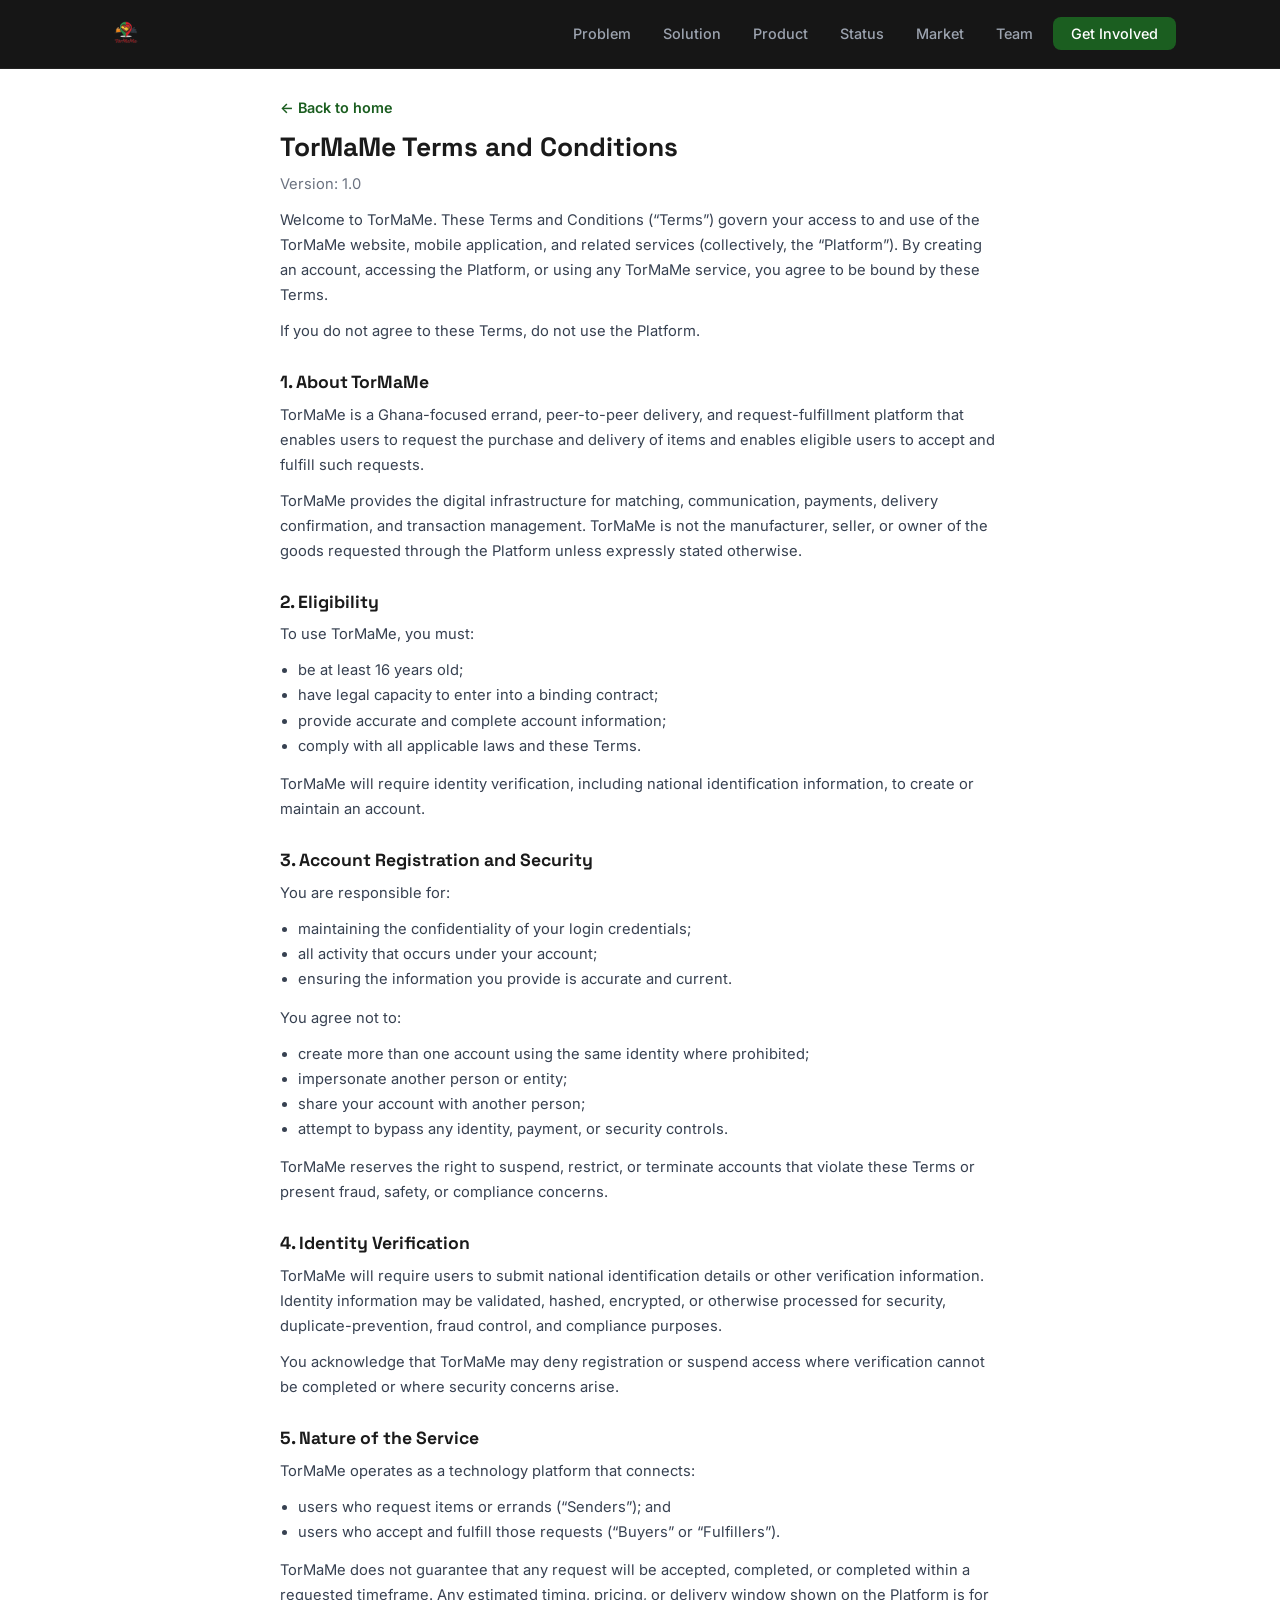
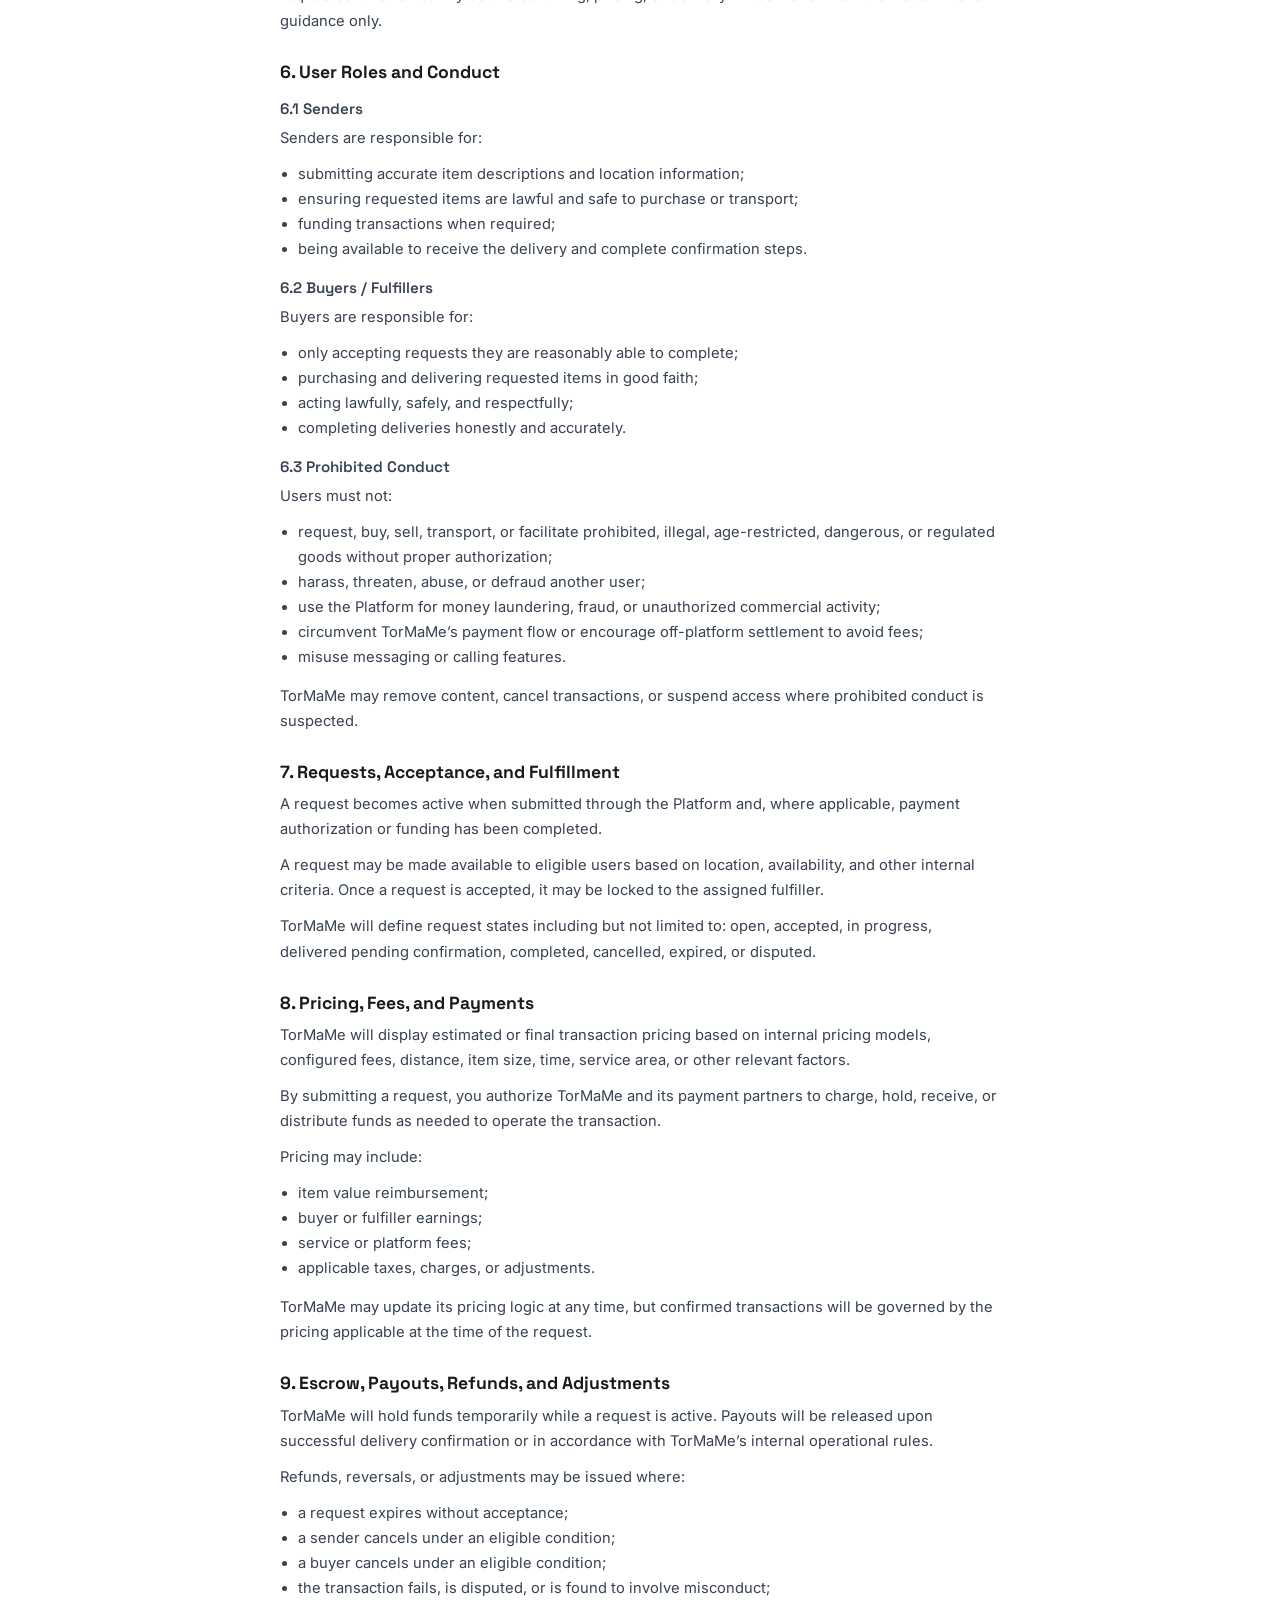
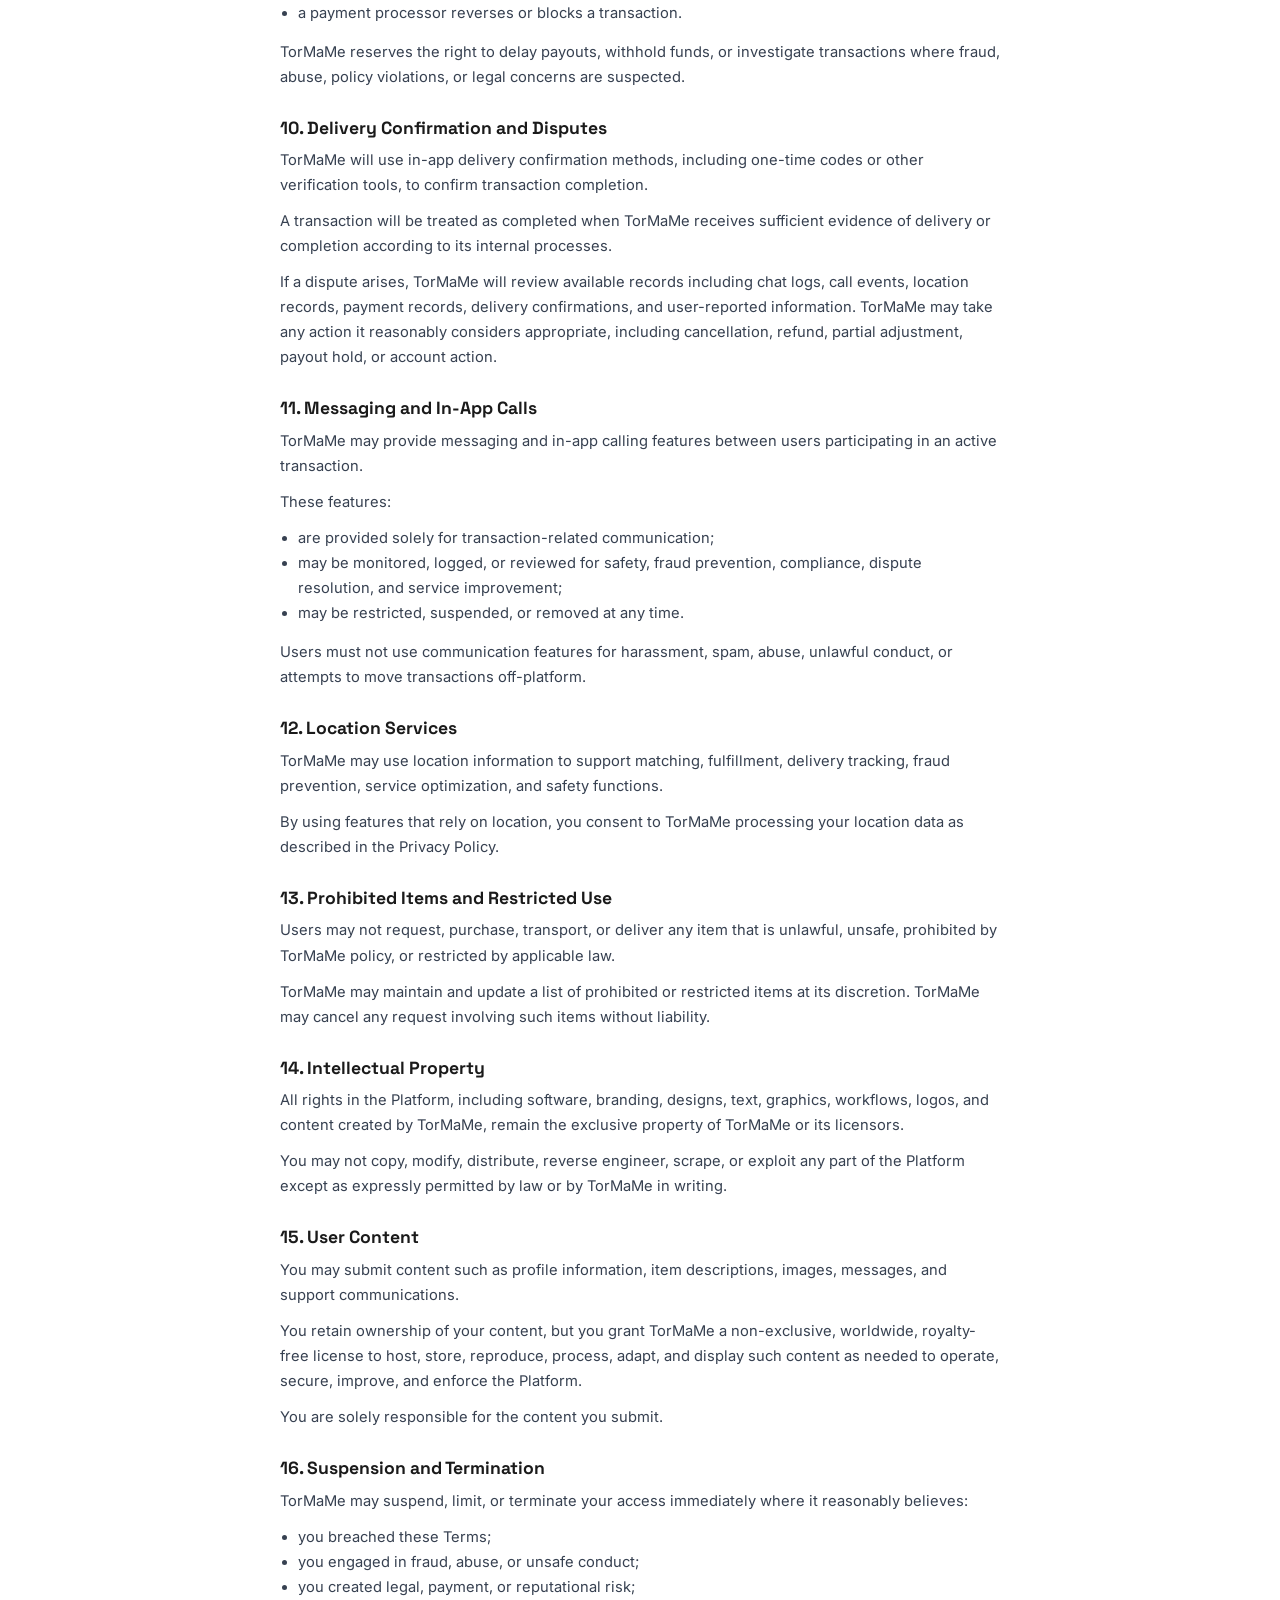
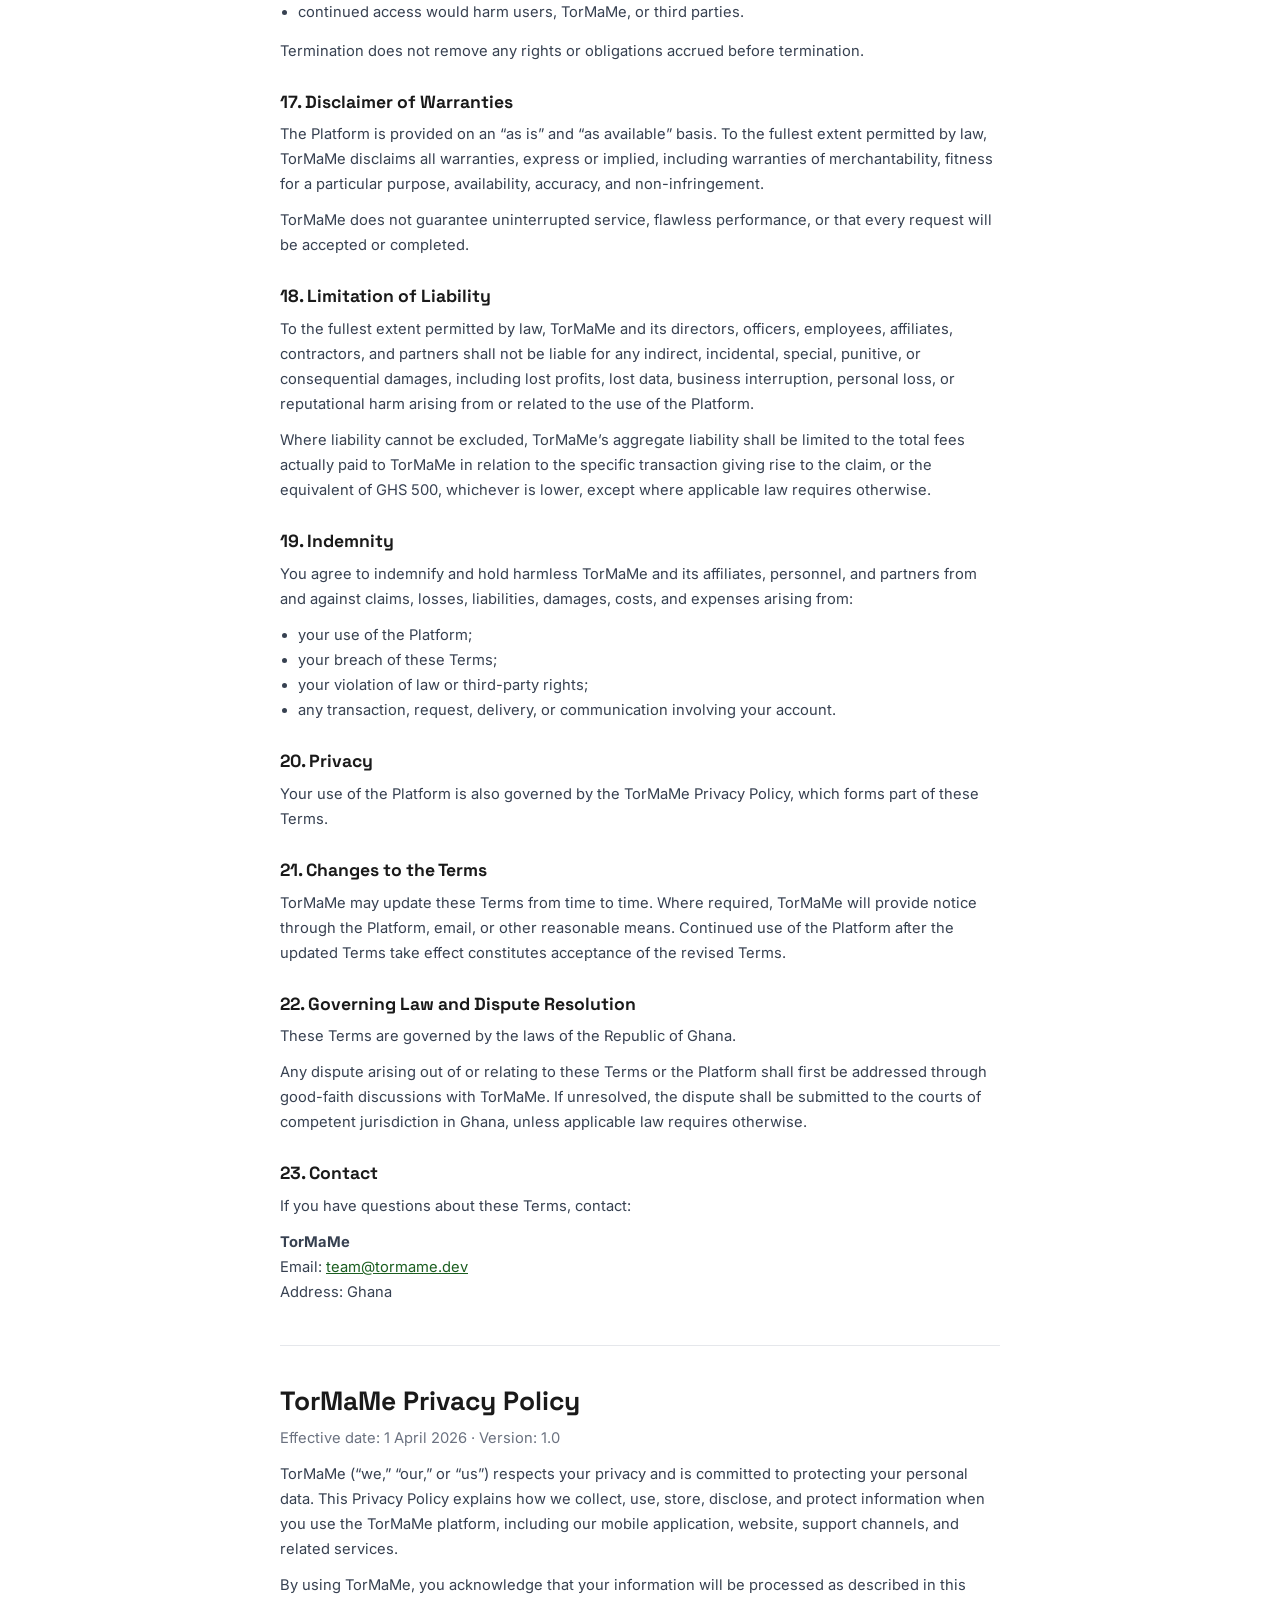
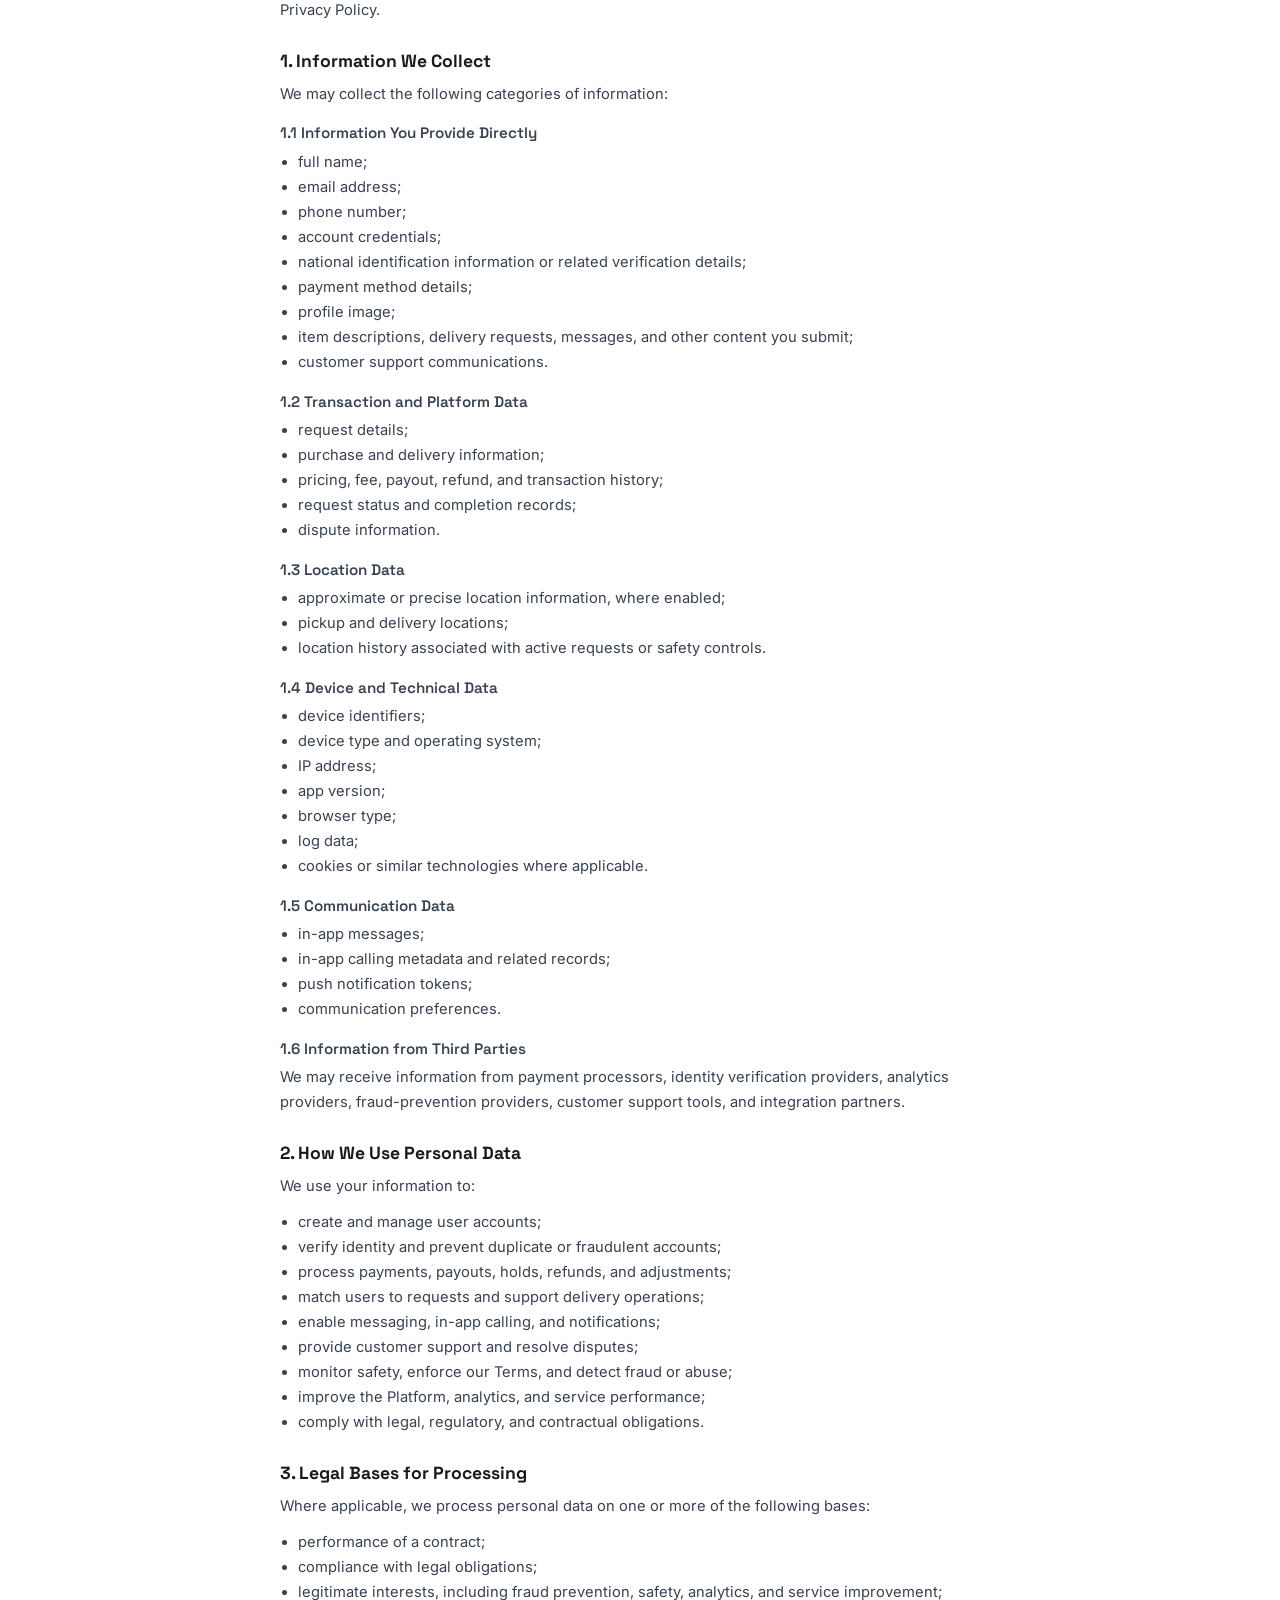
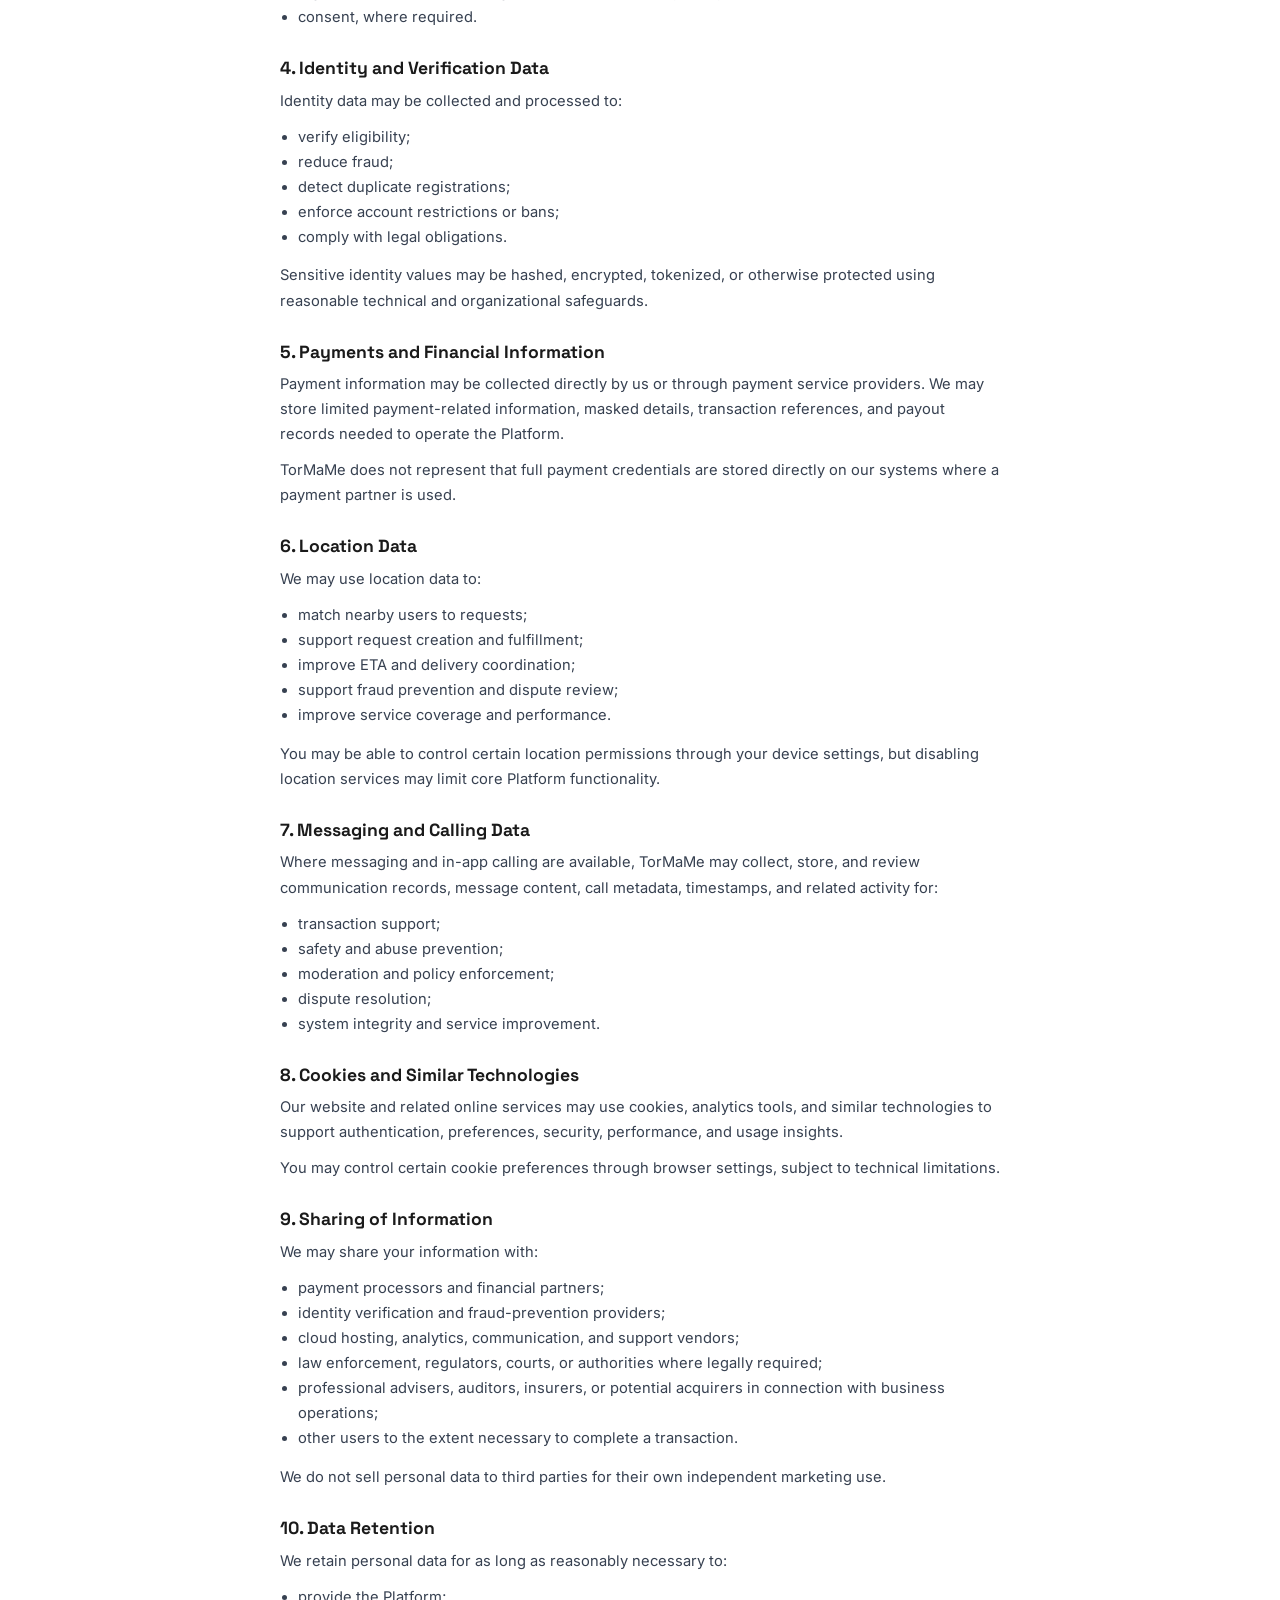
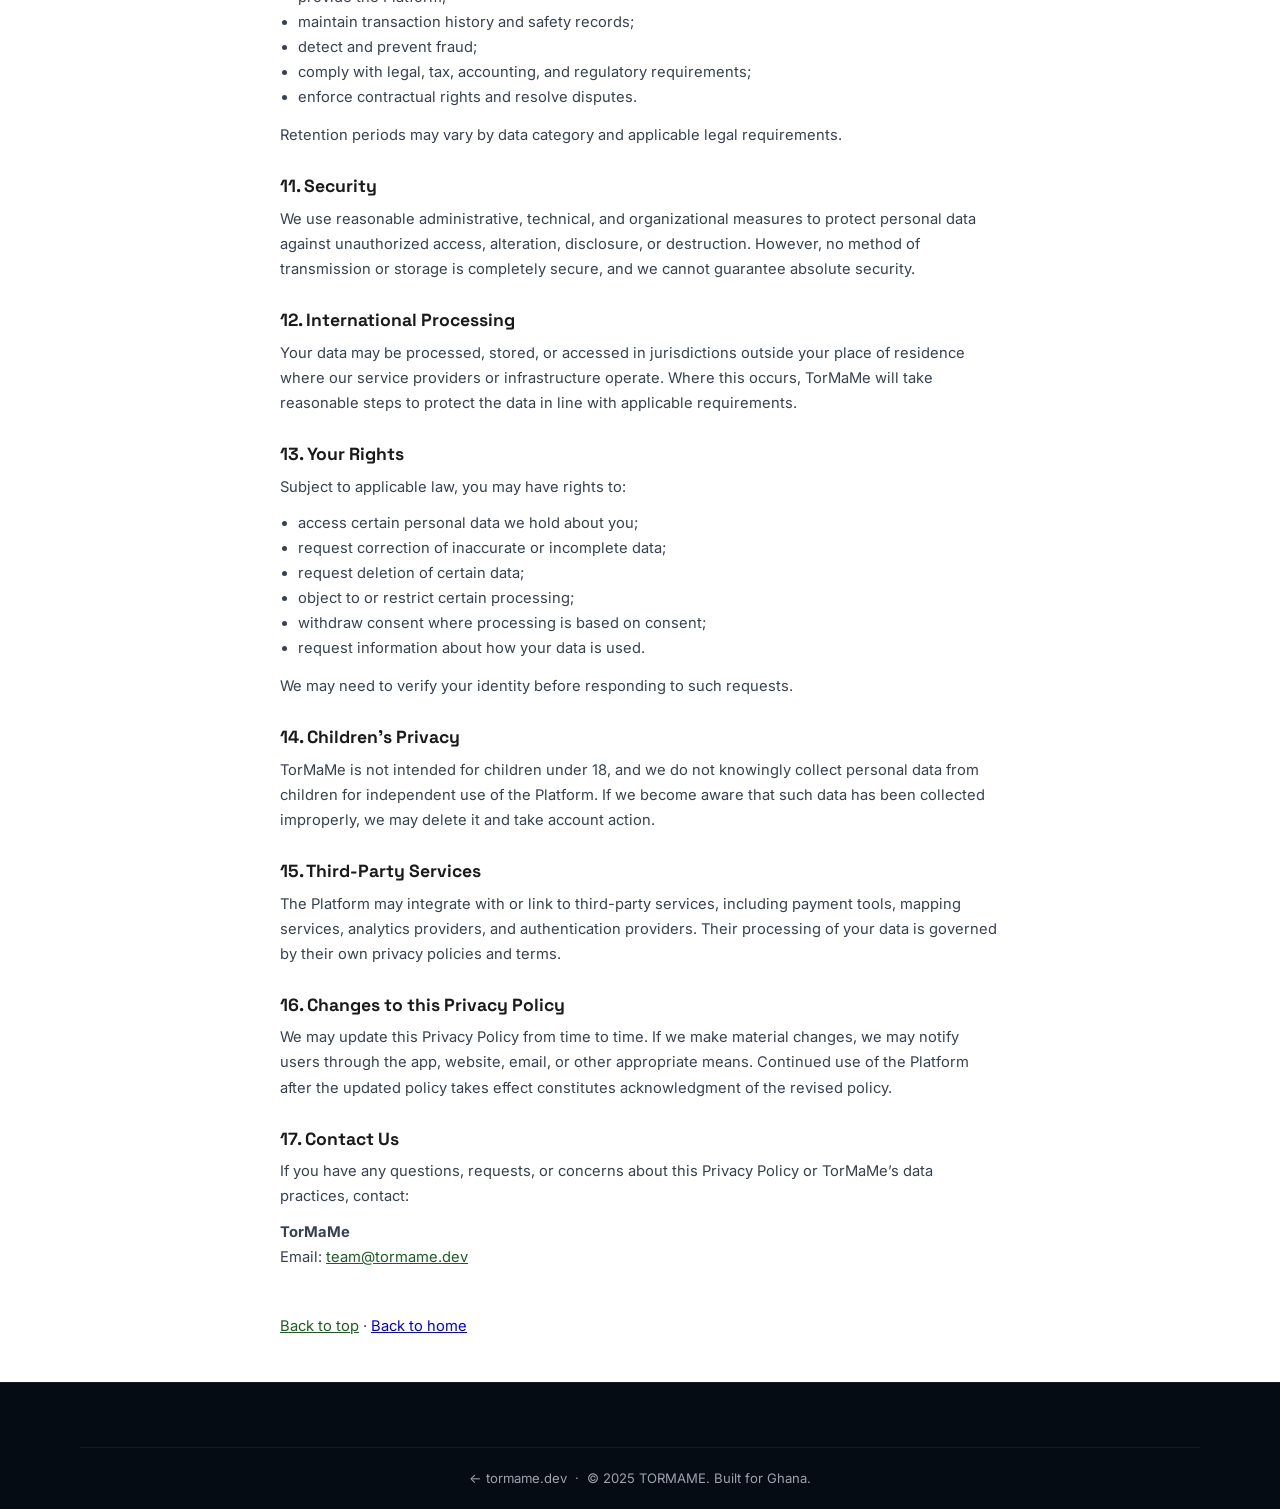
<file: legal.html>
<!DOCTYPE html>
<html lang="en">
<head>
  <meta charset="UTF-8" />
  <meta name="viewport" content="width=device-width, initial-scale=1.0" />
  <title>Privacy, Terms &amp; Data — TORMAME</title>
  <meta name="description" content="TorMaMe Terms and Conditions and Privacy Policy. Built for Ghana." />
  <link rel="preconnect" href="https://fonts.googleapis.com" />
  <link rel="preconnect" href="https://fonts.gstatic.com" crossorigin />
  <link href="https://fonts.googleapis.com/css2?family=Inter:wght@300;400;500;600;700;800;900&family=Space+Grotesk:wght@400;500;600;700&display=swap" rel="stylesheet" />
  <link rel="stylesheet" href="styles.css" />
</head>
<body class="legal-body">

  <nav id="navbar">
    <div class="nav-container">
      <a href="index.html" class="nav-logo">
        <img src="logo-transparent.png" alt="TorMaMe" class="nav-logo-img" />
      </a>
      <ul class="nav-links">
        <li><a href="index.html#problem">Problem</a></li>
        <li><a href="index.html#solution">Solution</a></li>
        <li><a href="index.html#product">Product</a></li>
        <li><a href="index.html#status">Status</a></li>
        <li><a href="index.html#market">Market</a></li>
        <li><a href="index.html#team">Team</a></li>
        <li><a href="index.html#ask" class="nav-cta">Get Involved</a></li>
      </ul>
      <button class="hamburger" id="hamburger" aria-label="Open menu">
        <span></span><span></span><span></span>
      </button>
    </div>
    <div class="mobile-menu" id="mobileMenu">
      <a href="index.html#problem" class="mobile-link">Problem</a>
      <a href="index.html#solution" class="mobile-link">Solution</a>
      <a href="index.html#product" class="mobile-link">Product</a>
      <a href="index.html#status" class="mobile-link">Status</a>
      <a href="index.html#market" class="mobile-link">Market</a>
      <a href="index.html#team" class="mobile-link">Team</a>
      <a href="index.html#ask" class="mobile-link mobile-cta">Get Involved</a>
    </div>
  </nav>

  <main class="legal-page">
    <div class="container">
      <div class="legal-prose" id="top">
        <p class="legal-intro"><a href="index.html" class="legal-back-link">← Back to home</a></p>

        <h1 class="legal-doc-title">TorMaMe Terms and Conditions</h1>
        <p class="legal-meta">Version: 1.0</p>
        <p>Welcome to TorMaMe. These Terms and Conditions (&ldquo;Terms&rdquo;) govern your access to and use of the TorMaMe website, mobile application, and related services (collectively, the &ldquo;Platform&rdquo;). By creating an account, accessing the Platform, or using any TorMaMe service, you agree to be bound by these Terms.</p>
        <p>If you do not agree to these Terms, do not use the Platform.</p>

        <h2>1. About TorMaMe</h2>
        <p>TorMaMe is a Ghana-focused errand, peer-to-peer delivery, and request-fulfillment platform that enables users to request the purchase and delivery of items and enables eligible users to accept and fulfill such requests.</p>
        <p>TorMaMe provides the digital infrastructure for matching, communication, payments, delivery confirmation, and transaction management. TorMaMe is not the manufacturer, seller, or owner of the goods requested through the Platform unless expressly stated otherwise.</p>

        <h2>2. Eligibility</h2>
        <p>To use TorMaMe, you must:</p>
        <ul>
          <li>be at least 16 years old;</li>
          <li>have legal capacity to enter into a binding contract;</li>
          <li>provide accurate and complete account information;</li>
          <li>comply with all applicable laws and these Terms.</li>
        </ul>
        <p>TorMaMe will require identity verification, including national identification information, to create or maintain an account.</p>

        <h2>3. Account Registration and Security</h2>
        <p>You are responsible for:</p>
        <ul>
          <li>maintaining the confidentiality of your login credentials;</li>
          <li>all activity that occurs under your account;</li>
          <li>ensuring the information you provide is accurate and current.</li>
        </ul>
        <p>You agree not to:</p>
        <ul>
          <li>create more than one account using the same identity where prohibited;</li>
          <li>impersonate another person or entity;</li>
          <li>share your account with another person;</li>
          <li>attempt to bypass any identity, payment, or security controls.</li>
        </ul>
        <p>TorMaMe reserves the right to suspend, restrict, or terminate accounts that violate these Terms or present fraud, safety, or compliance concerns.</p>

        <h2>4. Identity Verification</h2>
        <p>TorMaMe will require users to submit national identification details or other verification information. Identity information may be validated, hashed, encrypted, or otherwise processed for security, duplicate-prevention, fraud control, and compliance purposes.</p>
        <p>You acknowledge that TorMaMe may deny registration or suspend access where verification cannot be completed or where security concerns arise.</p>

        <h2>5. Nature of the Service</h2>
        <p>TorMaMe operates as a technology platform that connects:</p>
        <ul>
          <li>users who request items or errands (&ldquo;Senders&rdquo;); and</li>
          <li>users who accept and fulfill those requests (&ldquo;Buyers&rdquo; or &ldquo;Fulfillers&rdquo;).</li>
        </ul>
        <p>TorMaMe does not guarantee that any request will be accepted, completed, or completed within a requested timeframe. Any estimated timing, pricing, or delivery window shown on the Platform is for guidance only.</p>

        <h2>6. User Roles and Conduct</h2>
        <h3>6.1 Senders</h3>
        <p>Senders are responsible for:</p>
        <ul>
          <li>submitting accurate item descriptions and location information;</li>
          <li>ensuring requested items are lawful and safe to purchase or transport;</li>
          <li>funding transactions when required;</li>
          <li>being available to receive the delivery and complete confirmation steps.</li>
        </ul>
        <h3>6.2 Buyers / Fulfillers</h3>
        <p>Buyers are responsible for:</p>
        <ul>
          <li>only accepting requests they are reasonably able to complete;</li>
          <li>purchasing and delivering requested items in good faith;</li>
          <li>acting lawfully, safely, and respectfully;</li>
          <li>completing deliveries honestly and accurately.</li>
        </ul>
        <h3>6.3 Prohibited Conduct</h3>
        <p>Users must not:</p>
        <ul>
          <li>request, buy, sell, transport, or facilitate prohibited, illegal, age-restricted, dangerous, or regulated goods without proper authorization;</li>
          <li>harass, threaten, abuse, or defraud another user;</li>
          <li>use the Platform for money laundering, fraud, or unauthorized commercial activity;</li>
          <li>circumvent TorMaMe&rsquo;s payment flow or encourage off-platform settlement to avoid fees;</li>
          <li>misuse messaging or calling features.</li>
        </ul>
        <p>TorMaMe may remove content, cancel transactions, or suspend access where prohibited conduct is suspected.</p>

        <h2>7. Requests, Acceptance, and Fulfillment</h2>
        <p>A request becomes active when submitted through the Platform and, where applicable, payment authorization or funding has been completed.</p>
        <p>A request may be made available to eligible users based on location, availability, and other internal criteria. Once a request is accepted, it may be locked to the assigned fulfiller.</p>
        <p>TorMaMe will define request states including but not limited to: open, accepted, in progress, delivered pending confirmation, completed, cancelled, expired, or disputed.</p>

        <h2>8. Pricing, Fees, and Payments</h2>
        <p>TorMaMe will display estimated or final transaction pricing based on internal pricing models, configured fees, distance, item size, time, service area, or other relevant factors.</p>
        <p>By submitting a request, you authorize TorMaMe and its payment partners to charge, hold, receive, or distribute funds as needed to operate the transaction.</p>
        <p>Pricing may include:</p>
        <ul>
          <li>item value reimbursement;</li>
          <li>buyer or fulfiller earnings;</li>
          <li>service or platform fees;</li>
          <li>applicable taxes, charges, or adjustments.</li>
        </ul>
        <p>TorMaMe may update its pricing logic at any time, but confirmed transactions will be governed by the pricing applicable at the time of the request.</p>

        <h2>9. Escrow, Payouts, Refunds, and Adjustments</h2>
        <p>TorMaMe will hold funds temporarily while a request is active. Payouts will be released upon successful delivery confirmation or in accordance with TorMaMe&rsquo;s internal operational rules.</p>
        <p>Refunds, reversals, or adjustments may be issued where:</p>
        <ul>
          <li>a request expires without acceptance;</li>
          <li>a sender cancels under an eligible condition;</li>
          <li>a buyer cancels under an eligible condition;</li>
          <li>the transaction fails, is disputed, or is found to involve misconduct;</li>
          <li>a payment processor reverses or blocks a transaction.</li>
        </ul>
        <p>TorMaMe reserves the right to delay payouts, withhold funds, or investigate transactions where fraud, abuse, policy violations, or legal concerns are suspected.</p>

        <h2>10. Delivery Confirmation and Disputes</h2>
        <p>TorMaMe will use in-app delivery confirmation methods, including one-time codes or other verification tools, to confirm transaction completion.</p>
        <p>A transaction will be treated as completed when TorMaMe receives sufficient evidence of delivery or completion according to its internal processes.</p>
        <p>If a dispute arises, TorMaMe will review available records including chat logs, call events, location records, payment records, delivery confirmations, and user-reported information. TorMaMe may take any action it reasonably considers appropriate, including cancellation, refund, partial adjustment, payout hold, or account action.</p>

        <h2>11. Messaging and In-App Calls</h2>
        <p>TorMaMe may provide messaging and in-app calling features between users participating in an active transaction.</p>
        <p>These features:</p>
        <ul>
          <li>are provided solely for transaction-related communication;</li>
          <li>may be monitored, logged, or reviewed for safety, fraud prevention, compliance, dispute resolution, and service improvement;</li>
          <li>may be restricted, suspended, or removed at any time.</li>
        </ul>
        <p>Users must not use communication features for harassment, spam, abuse, unlawful conduct, or attempts to move transactions off-platform.</p>

        <h2>12. Location Services</h2>
        <p>TorMaMe may use location information to support matching, fulfillment, delivery tracking, fraud prevention, service optimization, and safety functions.</p>
        <p>By using features that rely on location, you consent to TorMaMe processing your location data as described in the Privacy Policy.</p>

        <h2>13. Prohibited Items and Restricted Use</h2>
        <p>Users may not request, purchase, transport, or deliver any item that is unlawful, unsafe, prohibited by TorMaMe policy, or restricted by applicable law.</p>
        <p>TorMaMe may maintain and update a list of prohibited or restricted items at its discretion. TorMaMe may cancel any request involving such items without liability.</p>

        <h2>14. Intellectual Property</h2>
        <p>All rights in the Platform, including software, branding, designs, text, graphics, workflows, logos, and content created by TorMaMe, remain the exclusive property of TorMaMe or its licensors.</p>
        <p>You may not copy, modify, distribute, reverse engineer, scrape, or exploit any part of the Platform except as expressly permitted by law or by TorMaMe in writing.</p>

        <h2>15. User Content</h2>
        <p>You may submit content such as profile information, item descriptions, images, messages, and support communications.</p>
        <p>You retain ownership of your content, but you grant TorMaMe a non-exclusive, worldwide, royalty-free license to host, store, reproduce, process, adapt, and display such content as needed to operate, secure, improve, and enforce the Platform.</p>
        <p>You are solely responsible for the content you submit.</p>

        <h2>16. Suspension and Termination</h2>
        <p>TorMaMe may suspend, limit, or terminate your access immediately where it reasonably believes:</p>
        <ul>
          <li>you breached these Terms;</li>
          <li>you engaged in fraud, abuse, or unsafe conduct;</li>
          <li>you created legal, payment, or reputational risk;</li>
          <li>continued access would harm users, TorMaMe, or third parties.</li>
        </ul>
        <p>Termination does not remove any rights or obligations accrued before termination.</p>

        <h2>17. Disclaimer of Warranties</h2>
        <p>The Platform is provided on an &ldquo;as is&rdquo; and &ldquo;as available&rdquo; basis. To the fullest extent permitted by law, TorMaMe disclaims all warranties, express or implied, including warranties of merchantability, fitness for a particular purpose, availability, accuracy, and non-infringement.</p>
        <p>TorMaMe does not guarantee uninterrupted service, flawless performance, or that every request will be accepted or completed.</p>

        <h2>18. Limitation of Liability</h2>
        <p>To the fullest extent permitted by law, TorMaMe and its directors, officers, employees, affiliates, contractors, and partners shall not be liable for any indirect, incidental, special, punitive, or consequential damages, including lost profits, lost data, business interruption, personal loss, or reputational harm arising from or related to the use of the Platform.</p>
        <p>Where liability cannot be excluded, TorMaMe&rsquo;s aggregate liability shall be limited to the total fees actually paid to TorMaMe in relation to the specific transaction giving rise to the claim, or the equivalent of GHS 500, whichever is lower, except where applicable law requires otherwise.</p>

        <h2>19. Indemnity</h2>
        <p>You agree to indemnify and hold harmless TorMaMe and its affiliates, personnel, and partners from and against claims, losses, liabilities, damages, costs, and expenses arising from:</p>
        <ul>
          <li>your use of the Platform;</li>
          <li>your breach of these Terms;</li>
          <li>your violation of law or third-party rights;</li>
          <li>any transaction, request, delivery, or communication involving your account.</li>
        </ul>

        <h2>20. Privacy</h2>
        <p>Your use of the Platform is also governed by the TorMaMe Privacy Policy, which forms part of these Terms.</p>

        <h2>21. Changes to the Terms</h2>
        <p>TorMaMe may update these Terms from time to time. Where required, TorMaMe will provide notice through the Platform, email, or other reasonable means. Continued use of the Platform after the updated Terms take effect constitutes acceptance of the revised Terms.</p>

        <h2>22. Governing Law and Dispute Resolution</h2>
        <p>These Terms are governed by the laws of the Republic of Ghana.</p>
        <p>Any dispute arising out of or relating to these Terms or the Platform shall first be addressed through good-faith discussions with TorMaMe. If unresolved, the dispute shall be submitted to the courts of competent jurisdiction in Ghana, unless applicable law requires otherwise.</p>

        <h2>23. Contact</h2>
        <p>If you have questions about these Terms, contact:</p>
        <p><strong>TorMaMe</strong><br />
        Email: <a href="mailto:team@tormame.dev">team@tormame.dev</a><br />
        Address: Ghana</p>

        <hr class="legal-sep" />

        <h1 class="legal-doc-title" id="privacy">TorMaMe Privacy Policy</h1>
        <p class="legal-meta">Effective date: 1 April 2026 &middot; Version: 1.0</p>
        <p>TorMaMe (&ldquo;we,&rdquo; &ldquo;our,&rdquo; or &ldquo;us&rdquo;) respects your privacy and is committed to protecting your personal data. This Privacy Policy explains how we collect, use, store, disclose, and protect information when you use the TorMaMe platform, including our mobile application, website, support channels, and related services.</p>
        <p>By using TorMaMe, you acknowledge that your information will be processed as described in this Privacy Policy.</p>

        <h2>1. Information We Collect</h2>
        <p>We may collect the following categories of information:</p>
        <h3>1.1 Information You Provide Directly</h3>
        <ul>
          <li>full name;</li>
          <li>email address;</li>
          <li>phone number;</li>
          <li>account credentials;</li>
          <li>national identification information or related verification details;</li>
          <li>payment method details;</li>
          <li>profile image;</li>
          <li>item descriptions, delivery requests, messages, and other content you submit;</li>
          <li>customer support communications.</li>
        </ul>
        <h3>1.2 Transaction and Platform Data</h3>
        <ul>
          <li>request details;</li>
          <li>purchase and delivery information;</li>
          <li>pricing, fee, payout, refund, and transaction history;</li>
          <li>request status and completion records;</li>
          <li>dispute information.</li>
        </ul>
        <h3>1.3 Location Data</h3>
        <ul>
          <li>approximate or precise location information, where enabled;</li>
          <li>pickup and delivery locations;</li>
          <li>location history associated with active requests or safety controls.</li>
        </ul>
        <h3>1.4 Device and Technical Data</h3>
        <ul>
          <li>device identifiers;</li>
          <li>device type and operating system;</li>
          <li>IP address;</li>
          <li>app version;</li>
          <li>browser type;</li>
          <li>log data;</li>
          <li>cookies or similar technologies where applicable.</li>
        </ul>
        <h3>1.5 Communication Data</h3>
        <ul>
          <li>in-app messages;</li>
          <li>in-app calling metadata and related records;</li>
          <li>push notification tokens;</li>
          <li>communication preferences.</li>
        </ul>
        <h3>1.6 Information from Third Parties</h3>
        <p>We may receive information from payment processors, identity verification providers, analytics providers, fraud-prevention providers, customer support tools, and integration partners.</p>

        <h2>2. How We Use Personal Data</h2>
        <p>We use your information to:</p>
        <ul>
          <li>create and manage user accounts;</li>
          <li>verify identity and prevent duplicate or fraudulent accounts;</li>
          <li>process payments, payouts, holds, refunds, and adjustments;</li>
          <li>match users to requests and support delivery operations;</li>
          <li>enable messaging, in-app calling, and notifications;</li>
          <li>provide customer support and resolve disputes;</li>
          <li>monitor safety, enforce our Terms, and detect fraud or abuse;</li>
          <li>improve the Platform, analytics, and service performance;</li>
          <li>comply with legal, regulatory, and contractual obligations.</li>
        </ul>

        <h2>3. Legal Bases for Processing</h2>
        <p>Where applicable, we process personal data on one or more of the following bases:</p>
        <ul>
          <li>performance of a contract;</li>
          <li>compliance with legal obligations;</li>
          <li>legitimate interests, including fraud prevention, safety, analytics, and service improvement;</li>
          <li>consent, where required.</li>
        </ul>

        <h2>4. Identity and Verification Data</h2>
        <p>Identity data may be collected and processed to:</p>
        <ul>
          <li>verify eligibility;</li>
          <li>reduce fraud;</li>
          <li>detect duplicate registrations;</li>
          <li>enforce account restrictions or bans;</li>
          <li>comply with legal obligations.</li>
        </ul>
        <p>Sensitive identity values may be hashed, encrypted, tokenized, or otherwise protected using reasonable technical and organizational safeguards.</p>

        <h2>5. Payments and Financial Information</h2>
        <p>Payment information may be collected directly by us or through payment service providers. We may store limited payment-related information, masked details, transaction references, and payout records needed to operate the Platform.</p>
        <p>TorMaMe does not represent that full payment credentials are stored directly on our systems where a payment partner is used.</p>

        <h2>6. Location Data</h2>
        <p>We may use location data to:</p>
        <ul>
          <li>match nearby users to requests;</li>
          <li>support request creation and fulfillment;</li>
          <li>improve ETA and delivery coordination;</li>
          <li>support fraud prevention and dispute review;</li>
          <li>improve service coverage and performance.</li>
        </ul>
        <p>You may be able to control certain location permissions through your device settings, but disabling location services may limit core Platform functionality.</p>

        <h2>7. Messaging and Calling Data</h2>
        <p>Where messaging and in-app calling are available, TorMaMe may collect, store, and review communication records, message content, call metadata, timestamps, and related activity for:</p>
        <ul>
          <li>transaction support;</li>
          <li>safety and abuse prevention;</li>
          <li>moderation and policy enforcement;</li>
          <li>dispute resolution;</li>
          <li>system integrity and service improvement.</li>
        </ul>

        <h2>8. Cookies and Similar Technologies</h2>
        <p>Our website and related online services may use cookies, analytics tools, and similar technologies to support authentication, preferences, security, performance, and usage insights.</p>
        <p>You may control certain cookie preferences through browser settings, subject to technical limitations.</p>

        <h2>9. Sharing of Information</h2>
        <p>We may share your information with:</p>
        <ul>
          <li>payment processors and financial partners;</li>
          <li>identity verification and fraud-prevention providers;</li>
          <li>cloud hosting, analytics, communication, and support vendors;</li>
          <li>law enforcement, regulators, courts, or authorities where legally required;</li>
          <li>professional advisers, auditors, insurers, or potential acquirers in connection with business operations;</li>
          <li>other users to the extent necessary to complete a transaction.</li>
        </ul>
        <p>We do not sell personal data to third parties for their own independent marketing use.</p>

        <h2>10. Data Retention</h2>
        <p>We retain personal data for as long as reasonably necessary to:</p>
        <ul>
          <li>provide the Platform;</li>
          <li>maintain transaction history and safety records;</li>
          <li>detect and prevent fraud;</li>
          <li>comply with legal, tax, accounting, and regulatory requirements;</li>
          <li>enforce contractual rights and resolve disputes.</li>
        </ul>
        <p>Retention periods may vary by data category and applicable legal requirements.</p>

        <h2>11. Security</h2>
        <p>We use reasonable administrative, technical, and organizational measures to protect personal data against unauthorized access, alteration, disclosure, or destruction. However, no method of transmission or storage is completely secure, and we cannot guarantee absolute security.</p>

        <h2>12. International Processing</h2>
        <p>Your data may be processed, stored, or accessed in jurisdictions outside your place of residence where our service providers or infrastructure operate. Where this occurs, TorMaMe will take reasonable steps to protect the data in line with applicable requirements.</p>

        <h2>13. Your Rights</h2>
        <p>Subject to applicable law, you may have rights to:</p>
        <ul>
          <li>access certain personal data we hold about you;</li>
          <li>request correction of inaccurate or incomplete data;</li>
          <li>request deletion of certain data;</li>
          <li>object to or restrict certain processing;</li>
          <li>withdraw consent where processing is based on consent;</li>
          <li>request information about how your data is used.</li>
        </ul>
        <p>We may need to verify your identity before responding to such requests.</p>

        <h2>14. Children&rsquo;s Privacy</h2>
        <p>TorMaMe is not intended for children under 18, and we do not knowingly collect personal data from children for independent use of the Platform. If we become aware that such data has been collected improperly, we may delete it and take account action.</p>

        <h2>15. Third-Party Services</h2>
        <p>The Platform may integrate with or link to third-party services, including payment tools, mapping services, analytics providers, and authentication providers. Their processing of your data is governed by their own privacy policies and terms.</p>

        <h2>16. Changes to this Privacy Policy</h2>
        <p>We may update this Privacy Policy from time to time. If we make material changes, we may notify users through the app, website, email, or other appropriate means. Continued use of the Platform after the updated policy takes effect constitutes acknowledgment of the revised policy.</p>

        <h2>17. Contact Us</h2>
        <p>If you have any questions, requests, or concerns about this Privacy Policy or TorMaMe&rsquo;s data practices, contact:</p>
        <p><strong>TorMaMe</strong><br />
        Email: <a href="mailto:team@tormame.dev">team@tormame.dev</a></p>
        <p class="legal-end"><a href="#top" class="legal-top-link">Back to top</a> &middot; <a href="index.html">Back to home</a></p>
      </div>
    </div>
  </main>

  <footer class="legal-page-footer" id="footer">
    <div class="container footer-bottom legal-footer-tight">
      <p><a href="index.html" class="legal-foot-home">&larr; tormame.dev</a> &nbsp;&middot;&nbsp; &copy; 2025 TORMAME. Built for Ghana.</p>
    </div>
  </footer>

  <script src="script.js"></script>
</body>
</html>
</file>
<file: styles.css>
/* ===== RESET & BASE ===== */
*, *::before, *::after { box-sizing: border-box; margin: 0; padding: 0; }

:root {
  --green: #1B5E20;
  --green-light: #2E7D32;
  --green-dark: #0A3D0A;
  --gold: #F9A825;
  --gold-dark: #E65100;
  --black: #0D0D0D;
  --dark: #0D0D0D;
  --dark-card: #141414;
  --dark-card2: #1a1a1a;
  --text-dark: #1a1a1a;
  --text-muted: #6B7280;
  --text-light: #e5e7eb;
  --text-lighter: #9ca3af;
  --surface: #F9FAFB;
  --surface2: #F3F4F6;
  --border: #E5E7EB;
  --radius: 16px;
  --radius-sm: 8px;
  --shadow: 0 4px 24px rgba(0,0,0,0.08);
  --shadow-lg: 0 16px 48px rgba(0,0,0,0.12);
}

html { scroll-behavior: smooth; }

body {
  font-family: 'Inter', sans-serif;
  color: var(--text-dark);
  background: #fff;
  line-height: 1.6;
  overflow-x: hidden;
}

h1,h2,h3,h4 { font-family: 'Space Grotesk', sans-serif; line-height: 1.2; }

.container { max-width: 1120px; margin: 0 auto; padding: 0 24px; }

.section { padding: 96px 0; }
.section-light { background: #fff; }
.section-dark { background: var(--dark); color: var(--text-light); }

.gradient-text {
  background: linear-gradient(135deg, var(--green-light), var(--gold));
  -webkit-background-clip: text;
  -webkit-text-fill-color: transparent;
  background-clip: text;
}

/* ===== NAVBAR ===== */
#navbar {
  position: fixed; top: 0; left: 0; right: 0; z-index: 1000;
  background: rgba(10,10,10,0.95);
  backdrop-filter: blur(12px);
  border-bottom: 1px solid rgba(255,255,255,0.06);
  transition: all 0.3s ease;
}
#navbar.scrolled { box-shadow: 0 4px 24px rgba(0,0,0,0.3); }

.nav-container {
  max-width: 1120px; margin: 0 auto; padding: 0 24px;
  height: 68px; display: flex; align-items: center; justify-content: space-between;
}

/* Logo image in navbar */
.nav-logo { display: flex; align-items: center; text-decoration: none; }
.nav-logo-img { height: 44px; width: auto; display: block; }

.nav-links { display: flex; align-items: center; gap: 8px; list-style: none; }
.nav-links a {
  color: var(--text-lighter); text-decoration: none;
  font-size: 0.9rem; font-weight: 500;
  padding: 8px 12px; border-radius: 8px;
  transition: all 0.2s ease;
}
.nav-links a:hover { color: #fff; background: rgba(255,255,255,0.08); }
.nav-cta {
  background: var(--green) !important;
  color: #fff !important;
  border-radius: 8px !important;
  padding: 8px 18px !important;
}
.nav-cta:hover { background: var(--green-light) !important; }

.hamburger {
  display: none; flex-direction: column; gap: 5px;
  background: none; border: none; cursor: pointer; padding: 8px;
}
.hamburger span {
  display: block; width: 24px; height: 2px;
  background: #fff; border-radius: 2px;
  transition: all 0.3s ease;
}

.mobile-menu {
  display: none; flex-direction: column; padding: 16px 24px 24px;
  border-top: 1px solid rgba(255,255,255,0.08);
  background: rgba(10,10,10,0.98);
}
.mobile-menu.open { display: flex; }
.mobile-link {
  color: var(--text-lighter); text-decoration: none;
  font-size: 1rem; font-weight: 500;
  padding: 12px 0; border-bottom: 1px solid rgba(255,255,255,0.06);
  transition: color 0.2s;
}
.mobile-link:last-child { border-bottom: none; }
.mobile-link:hover { color: #fff; }
.mobile-cta {
  margin-top: 12px; background: var(--green);
  color: #fff !important; border-radius: 8px;
  text-align: center; padding: 14px !important;
}

/* ===== BUTTONS ===== */
.btn {
  display: inline-flex; align-items: center; justify-content: center;
  font-family: 'Space Grotesk', sans-serif;
  font-weight: 600; font-size: 1rem;
  padding: 14px 28px; border-radius: 12px;
  cursor: pointer; text-decoration: none;
  transition: all 0.2s ease; border: 2px solid transparent;
  white-space: nowrap;
}
.btn-primary {
  background: var(--green); color: #fff;
  box-shadow: 0 4px 16px rgba(0,107,63,0.35);
}
.btn-primary:hover {
  background: var(--green-light);
  transform: translateY(-2px);
  box-shadow: 0 8px 24px rgba(0,107,63,0.45);
}
.btn-ghost {
  background: transparent; color: #fff;
  border: 2px solid rgba(255,255,255,0.25);
}
.btn-ghost:hover { border-color: rgba(255,255,255,0.6); background: rgba(255,255,255,0.06); }
.btn-large { padding: 18px 40px; font-size: 1.1rem; border-radius: 14px; }
.btn-full { width: 100%; }
.btn-outline-sm {
  background: transparent; border: 1.5px solid rgba(255,255,255,0.2);
  color: var(--text-lighter); font-size: 0.85rem; padding: 10px 18px; border-radius: 8px;
}
.btn-outline-sm:hover { border-color: var(--gold); color: var(--gold); }

/* ===== SECTION LABELS & HEADINGS ===== */
.section-label {
  display: inline-block;
  font-size: 0.75rem; font-weight: 700; letter-spacing: 0.12em;
  text-transform: uppercase; color: var(--green);
  background: rgba(0,107,63,0.08);
  padding: 6px 14px; border-radius: 100px;
  margin-bottom: 16px;
  border: 1px solid rgba(0,107,63,0.15);
}
.section-label.light {
  color: var(--gold); background: rgba(252,209,22,0.1);
  border-color: rgba(252,209,22,0.2);
}
.section-title {
  font-size: clamp(2rem, 4vw, 2.75rem);
  font-weight: 800; letter-spacing: -0.03em;
  margin-bottom: 20px; color: var(--text-dark);
}
.section-title.light { color: #fff; }
.section-sub { font-size: 1.125rem; color: var(--text-muted); max-width: 600px; margin-bottom: 48px; }

/* ===== REVEAL ANIMATIONS ===== */
.reveal { opacity: 0; transform: translateY(32px); transition: opacity 0.6s ease, transform 0.6s ease; }
.reveal.visible { opacity: 1; transform: translateY(0); }

/* ===== HERO ===== */
#hero {
  min-height: 100vh; background: var(--dark);
  display: flex; flex-direction: column; justify-content: center;
  position: relative; overflow: hidden; padding-top: 68px;
}
.hero-bg-pattern {
  position: absolute; inset: 0; pointer-events: none;
  background:
    radial-gradient(ellipse 80% 60% at 60% 40%, rgba(0,107,63,0.18) 0%, transparent 60%),
    radial-gradient(ellipse 60% 50% at 20% 80%, rgba(252,209,22,0.08) 0%, transparent 50%);
}
.hero-content { position: relative; z-index: 1; padding: 80px 24px 60px; }
.hero-badge {
  display: inline-flex; align-items: center; gap: 8px;
  background: rgba(252,209,22,0.1); border: 1px solid rgba(252,209,22,0.25);
  color: var(--gold); font-size: 0.85rem; font-weight: 600;
  padding: 8px 16px; border-radius: 100px; margin-bottom: 28px;
  letter-spacing: 0.04em;
}
.hero-title {
  font-size: clamp(2.8rem, 6vw, 5rem);
  font-weight: 900; letter-spacing: -0.04em;
  color: #fff; line-height: 1.08; margin-bottom: 24px;
}
.hero-sub {
  font-size: 1.2rem; color: var(--text-lighter);
  max-width: 620px; margin-bottom: 40px; line-height: 1.65;
}
.hero-actions { display: flex; gap: 16px; flex-wrap: wrap; margin-bottom: 64px; }

.hero-stats {
  display: flex; align-items: center; gap: 0;
  background: rgba(255,255,255,0.04);
  border: 1px solid rgba(255,255,255,0.08);
  border-radius: 16px; padding: 24px 32px;
  flex-wrap: wrap; gap: 0;
}
.stat { display: flex; flex-direction: column; gap: 4px; padding: 0 24px; }
.stat:first-child { padding-left: 0; }
.stat-num {
  font-family: 'Space Grotesk', sans-serif;
  font-size: 1.75rem; font-weight: 800; color: var(--gold); letter-spacing: -0.02em;
}
.stat-label { font-size: 0.8rem; color: var(--text-lighter); max-width: 120px; }
.stat-divider { width: 1px; height: 48px; background: rgba(255,255,255,0.1); }

.hero-scroll-hint {
  position: absolute; bottom: 40px; left: 50%; transform: translateX(-50%);
  display: flex; flex-direction: column; align-items: center; gap: 8px;
  color: var(--text-lighter); font-size: 0.8rem; letter-spacing: 0.08em;
}
.scroll-arrow {
  width: 20px; height: 20px;
  border-right: 2px solid var (--text-lighter);
  border-bottom: 2px solid var (--text-lighter);
  transform: rotate(45deg);
  animation: bounce 2s infinite;
}
@keyframes bounce { 0%,100%{transform:rotate(45deg) translateY(0)} 50%{transform:rotate(45deg) translateY(6px)} }

/* ===== HERO LOGO ===== */
.hero-logo-wrap { margin-bottom: 32px; }
.hero-logo-img { height: 120px; width: auto; display: block; }

/* ===== CARDS ===== */
.cards-grid { display: grid; grid-template-columns: repeat(auto-fit, minmax(280px, 1fr)); gap: 24px; }
.card {
  padding: 32px; border-radius: var(--radius);
  border: 1px solid var(--border);
  transition: transform 0.2s, box-shadow 0.2s;
}
.card:hover { transform: translateY(-4px); box-shadow: var(--shadow-lg); }
.card-icon {
  width: 52px; height: 52px;
  display: flex; align-items: center; justify-content: center;
  background: rgba(0,107,63,0.08); border-radius: 12px;
  color: var(--green); margin-bottom: 20px;
}
.card-problem .card-icon { color: var(--text-muted); background: var(--surface2); }
.card h3 { font-size: 1.2rem; font-weight: 700; margin-bottom: 16px; color: var (--text-dark); }
.card ul { list-style: none; }
.card ul li {
  padding: 8px 0; border-bottom: 1px solid var(--border);
  font-size: 0.95rem; color: var(--text-muted);
}
.card ul li:last-child { border-bottom: none; }
.card-problem { background: var(--surface); }
.card-highlight {
  background: linear-gradient(135deg, #f0fdf4, #fefce8);
  border-color: rgba(0,107,63,0.15);
}
.card-highlight p { color: var(--text-muted); margin-bottom: 16px; }
.card-highlight strong { color: var(--green-dark); }
blockquote {
  border-left: 3px solid var(--green);
  padding-left: 16px;
  font-style: italic; font-size: 0.9rem; color: var(--text-muted);
  margin-top: 16px;
}

/* ===== FLOW STEPS ===== */
.flow-grid {
  display: flex; align-items: flex-start; gap: 0;
  flex-wrap: wrap; margin-bottom: 56px;
}
.flow-step {
  flex: 1; min-width: 180px;
  background: rgba(255,255,255,0.04);
  border: 1px solid rgba(255,255,255,0.08);
  border-radius: var(--radius); padding: 28px 24px;
  text-align: center;
}
.flow-num {
  font-size: 0.75rem; font-weight: 700; letter-spacing: 0.1em;
  color: var(--gold); margin-bottom: 12px;
}
.flow-icon {
  display: flex; align-items: center; justify-content: center;
  color: var(--gold); margin-bottom: 12px;
}
.flow-step h3 { font-size: 1rem; font-weight: 700; color: #fff; margin-bottom: 8px; }
.flow-step p { font-size: 0.875rem; color: var(--text-lighter); }
.flow-arrow {
  font-size: 1.5rem; color: var(--gold); padding: 0 8px;
  align-self: center; flex-shrink: 0;
}

.why-works {
  background: rgba(252,209,22,0.06);
  border: 1px solid rgba(252,209,22,0.15);
  border-radius: var(--radius); padding: 32px;
}
.why-works h3 { color: var(--gold); font-size: 1rem; font-weight: 700; margin-bottom: 20px; letter-spacing: 0.06em; text-transform: uppercase; }
.why-grid { display: grid; grid-template-columns: repeat(auto-fit, minmax(200px, 1fr)); gap: 16px; }
.why-item {
  display: flex; align-items: center; gap: 12px;
  background: rgba(255,255,255,0.04); border-radius: 10px;
  padding: 14px 16px; font-size: 0.9rem; color: var(--text-light);
}
.why-item span { font-size: 1.3rem; }

/* ===== WHY NOW STATS ===== */
.stats-showcase {
  display: grid; grid-template-columns: repeat(auto-fit, minmax(170px, 1fr));
  gap: 20px; margin-bottom: 56px;
}
.showcase-stat {
  background: var(--surface);
  border: 1px solid var(--border);
  border-radius: var(--radius); padding: 28px 20px;
  text-align: center;
  transition: transform 0.2s, box-shadow 0.2s;
}
.showcase-stat:hover { transform: translateY(-4px); box-shadow: var(--shadow); }
.showcase-num {
  font-family: 'Space Grotesk', sans-serif;
  font-size: 2rem; font-weight: 800; color: var(--green); margin-bottom: 8px; letter-spacing: -0.02em;
}
.showcase-desc { font-size: 0.85rem; color: var(--text-muted); }
.highlight-stat { border-color: var(--gold); background: #fffdf0; }
.highlight-stat .showcase-num { color: #b8860b; }

.readiness-grid { display: grid; grid-template-columns: repeat(auto-fit, minmax(230px, 1fr)); gap: 20px; }
.readiness-item {
  padding: 24px; border-radius: var(--radius);
  border: 1px solid var(--border); background: var(--surface);
}
.readiness-icon {
  width: 52px; height: 52px;
  display: flex; align-items: center; justify-content: center;
  background: rgba(0,107,63,0.08); border-radius: 12px;
  color: var(--green); margin-bottom: 16px;
}
.readiness-item h4 { font-size: 1rem; font-weight: 700; margin-bottom: 8px; color: var(--text-dark); }
.readiness-item p { font-size: 0.875rem; color: var (--text-muted); }

/* ===== PRODUCT ===== */
.product-grid { display: grid; grid-template-columns: repeat(auto-fit, minmax(280px, 1fr)); gap: 24px; }
.product-card {
  background: rgba(255,255,255,0.04); border: 1px solid rgba(255,255,255,0.08);
  border-radius: var(--radius); padding: 32px;
  transition: transform 0.2s, border-color 0.2s;
}
.product-card:hover { transform: translateY(-4px); border-color: rgba(255,255,255,0.2); }
.product-card-trust { border-color: rgba(0,166,90,0.3); background: rgba(0,107,63,0.08); }
.product-tag {
  display: inline-block; font-size: 0.75rem; font-weight: 700;
  letter-spacing: 0.1em; text-transform: uppercase;
  padding: 5px 12px; border-radius: 100px; margin-bottom: 20px;
}
.product-tag.sender { background: rgba(252,209,22,0.15); color: var(--gold); }
.product-tag.runner { background: rgba(0,166,90,0.15); color: var(--green-light); }
.product-tag.trust { background: rgba(99,102,241,0.15); color: #a5b4fc; }
.product-list { list-style: none; }
.product-list li {
  padding: 10px 0; border-bottom: 1px solid rgba(255,255,255,0.07);
  font-size: 0.925rem; color: var(--text-light); line-height: 1.5;
}
.product-list li:last-child { border-bottom: none; }

/* ===== BUSINESS MODEL ===== */
.model-flow {
  display: flex; flex-direction: column; gap: 0;
  max-width: 640px; margin: 0 auto 56px;
}
.model-step {
  display: flex; align-items: center; gap: 20px;
  padding: 20px 0;
}
.model-dot {
  width: 16px; height: 16px; border-radius: 50%;
  flex-shrink: 0; position: relative; z-index: 1;
}
.sender-dot { background: var(--gold); box-shadow: 0 0 0 4px rgba(252,209,22,0.2); }
.runner-dot { background: var(--green-light); box-shadow: 0 0 0 4px rgba(0,166,90,0.2); }
.platform-dot { background: #a5b4fc; box-shadow: 0 0 0 4px rgba(165,180,252,0.2); }
.release-dot { background: var(--green); box-shadow: 0 0 0 4px rgba(0,107,63,0.2); }
.model-content { display: flex; flex-direction: column; gap: 4px; }
.model-content strong { font-size: 1rem; font-weight: 700; color: var(--text-dark); }
.model-content span { font-size: 0.875rem; color: var (--text-muted); }
.model-line {
  width: 2px; height: 28px; background: var(--border);
  margin-left: 7px;
}
.highlight-step .model-content strong { color: var(--green-dark); }

.revenue-streams { }
.revenue-streams h3 {
  font-size: 1.2rem; font-weight: 700; margin-bottom: 24px;
  color: var(--text-dark);
}
.streams-grid { display: grid; grid-template-columns: repeat(auto-fit, minmax(220px, 1fr)); gap: 20px; }
.stream {
  padding: 24px; border-radius: var(--radius);
  border: 1px solid var(--border); background: var(--surface);
  transition: transform 0.2s;
}
.stream:hover { transform: translateY(-4px); }
.stream-badge {
  display: inline-block; font-size: 0.7rem; font-weight: 700;
  letter-spacing: 0.1em; text-transform: uppercase;
  padding: 4px 10px; border-radius: 100px; margin-bottom: 12px;
}
.stream.now .stream-badge { background: rgba(0,107,63,0.1); color: var(--green); }
.stream.future .stream-badge { background: rgba(99,102,241,0.1); color: #6366f1; }
.stream h4 { font-size: 1rem; font-weight: 700; margin-bottom: 8px; color: var(--text-dark); }
.stream p { font-size: 0.875rem; color: var(--text-muted); }

/* ===== MARKET ===== */
.market-grid { display: grid; grid-template-columns: repeat(auto-fit, minmax(280px, 1fr)); gap: 24px; }
.market-card {
  background: rgba(255,255,255,0.04); border: 1px solid rgba(255,255,255,0.08);
  border-radius: var(--radius); padding: 32px;
}
.market-card h3 { color: var(--gold); font-size: 1.1rem; font-weight: 700; margin-bottom: 16px; }
.market-desc { color: var(--text-lighter); font-size: 0.9rem; margin-bottom: 20px; }
.errand-tags { display: flex; flex-wrap: wrap; gap: 10px; }
.errand-tags span {
  background: rgba(252,209,22,0.1); border: 1px solid rgba(252,209,22,0.2);
  color: var(--gold); font-size: 0.82rem; font-weight: 500;
  padding: 6px 12px; border-radius: 100px;
}
.city-list { display: flex; flex-direction: column; gap: 8px; }
.city {
  background: rgba(255,255,255,0.04); border: 1px solid rgba(255,255,255,0.07);
  border-radius: 8px; padding: 12px 16px;
  font-size: 0.9rem; color: var(--text-light);
}
.tam-card { border-color: rgba(0,166,90,0.25); background: rgba(0,107,63,0.08); }
.tam-item { display: flex; gap: 16px; align-items: flex-start; margin-bottom: 20px; }
.tam-item:last-child { margin-bottom: 0; }
.tam-label {
  font-family: 'Space Grotesk', sans-serif;
  font-size: 0.75rem; font-weight: 800; letter-spacing: 0.1em;
  background: rgba(0,166,90,0.2); color: var(--green-light);
  padding: 4px 10px; border-radius: 6px; flex-shrink: 0; margin-top: 2px;
}
.tam-desc { font-size: 0.875rem; color: var(--text-lighter); }

/* ===== ADVANTAGE ===== */
.positioning-banner {
  background: linear-gradient(135deg, rgba(0,107,63,0.08), rgba(252,209,22,0.08));
  border: 1px solid rgba(0,107,63,0.15);
  border-radius: var(--radius); padding: 32px;
  text-align: center; margin-bottom: 48px;
}
.positioning-banner p { font-size: 1.2rem; color: var(--text-dark); line-height: 1.6; }
.positioning-banner strong { color: var(--green); }
.advantage-grid { display: grid; grid-template-columns: repeat(auto-fit, minmax(300px, 1fr)); gap: 20px; }
.advantage-item {
  display: flex; gap: 16px; align-items: flex-start;
  padding: 24px; border-radius: var(--radius);
  border: 1px solid var(--border); background: var(--surface);
  transition: transform 0.2s, box-shadow 0.2s;
}
.advantage-item:hover { transform: translateY(-4px); box-shadow: var(--shadow); }
.adv-icon {
  display: flex; align-items: center; justify-content: center;
  width: 48px; height: 48px; flex-shrink: 0;
  background: rgba(0,107,63,0.08); border-radius: 12px;
  color: var(--green); margin-top: 2px;
}
.advantage-item h4 { font-size: 1rem; font-weight: 700; margin-bottom: 6px; color: var(--text-dark); }
.advantage-item p { font-size: 0.875rem; color: var(--text-muted); }

/* ===== PHASES ===== */
.phases-grid { display: grid; grid-template-columns: repeat(auto-fit, minmax(280px, 1fr)); gap: 24px; }
.phase {
  background: rgba(255,255,255,0.04); border: 1px solid rgba(255,255,255,0.08);
  border-radius: var(--radius); padding: 32px;
  transition: transform 0.2s, border-color 0.2s;
}
.phase:hover { transform: translateY(-4px); border-color: rgba(0,166,90,0.4); }
.phase-num {
  font-size: 0.75rem; font-weight: 800; letter-spacing: 0.12em;
  text-transform: uppercase; color: var(--gold); margin-bottom: 12px;
}
.phase h3 { color: #fff; font-size: 1.2rem; font-weight: 700; margin-bottom: 20px; }
.phase ul { list-style: none; }
.phase ul li {
  padding: 8px 0; border-bottom: 1px solid rgba(255,255,255,0.06);
  font-size: 0.9rem; color: var(--text-lighter);
  padding-left: 16px; position: relative;
}
.phase ul li::before {
  content: '→'; position: absolute; left: 0;
  color: var(--green-light); font-size: 0.75rem; top: 9px;
}
.phase ul li:last-child { border-bottom: none; }

/* ===== IMPACT ===== */
.impact-grid { display: grid; grid-template-columns: repeat(auto-fit, minmax(280px, 1fr)); gap: 24px; margin-bottom: 40px; }
.impact-card {
  position: relative; padding: 36px 28px;
  border-radius: var(--radius); border: 1px solid var(--border);
  background: var(--surface);
  overflow: hidden;
  transition: transform 0.2s, box-shadow 0.2s;
}
.impact-card:hover { transform: translateY(-4px); box-shadow: var(--shadow-lg); }
.impact-card::before {
  content: '';
  position: absolute; top: 0; left: 0; right: 0; height: 4px;
  background: linear-gradient(90deg, var(--green), var(--gold));
}
.impact-num {
  font-family: 'Space Grotesk', sans-serif;
  font-size: 3.5rem; font-weight: 900; color: rgba(0,107,63,0.08);
  position: absolute; top: 12px; right: 20px; line-height: 1;
}
.impact-icon {
  display: flex; align-items: center; justify-content: center;
  width: 52px; height: 52px;
  background: rgba(0,166,90,0.12); border-radius: 12px;
  color: var(--green-light); margin-bottom: 16px;
}
.impact-card h3 { font-size: 1.2rem; font-weight: 700; margin-bottom: 12px; color: var(--text-dark); }
.impact-card p { font-size: 0.9rem; color: var(--text-muted); line-height: 1.65; }
.impact-quote {
  background: linear-gradient(135deg, rgba(0,107,63,0.06), rgba(252,209,22,0.06));
  border-left: 4px solid var(--green);
  border-radius: 0 12px 12px 0;
  padding: 24px 32px;
}
.impact-quote p { font-size: 1.05rem; font-style: italic; color: var(--text-light); line-height: 1.7; }

/* ===== TECH ===== */
.tech-grid {
  display: grid; grid-template-columns: repeat(auto-fit, minmax(220px, 1fr));
  gap: 16px; margin-bottom: 40px;
}
.tech-item {
  display: flex; align-items: center; gap: 14px;
  background: rgba(255,255,255,0.04); border: 1px solid rgba(255,255,255,0.08);
  border-radius: 12px; padding: 18px 20px;
  font-size: 0.9rem; color: var(--text-light);
  transition: border-color 0.2s, background 0.2s;
}
.tech-item:hover { border-color: rgba(0,166,90,0.35); background: rgba(0,107,63,0.08); }
.tech-icon { 
  display: flex; align-items: center; justify-content: center;
  flex-shrink: 0; color: var(--green);
}

.ops-badges { display: flex; flex-wrap: wrap; gap: 10px; }
.badge {
  background: rgba(0,107,63,0.1); border: 1px solid rgba(0,107,63,0.2);
  color: var(--green-light); font-size: 0.82rem; font-weight: 600;
  padding: 8px 16px; border-radius: 100px;
}

/* ===== TEAM ===== */
.team-grid { display: grid; grid-template-columns: repeat(auto-fit, minmax(260px, 1fr)); gap: 24px; }
.team-card {
  background: var(--surface); border: 1px solid var(--border);
  border-radius: var(--radius); padding: 36px 28px; text-align: center;
  transition: transform 0.2s, box-shadow 0.2s;
}
.team-card:hover { transform: translateY(-6px); box-shadow: var(--shadow-lg); }
.team-avatar { margin-bottom: 20px; display: flex; justify-content: center; }
.avatar-placeholder {
  width: 80px; height: 80px; border-radius: 50%;
  background: linear-gradient(135deg, var(--green), var(--gold));
  display: flex; align-items: center; justify-content: center;
  font-family: 'Space Grotesk', sans-serif;
  font-size: 2rem; font-weight: 800; color: #fff;
}
.team-card h3 { font-size: 1.15rem; font-weight: 700; margin-bottom: 8px; color: var(--text-dark); }
.team-role { font-size: 0.82rem; color: var(--green); font-weight: 600; margin-bottom: 12px; letter-spacing: 0.04em; }
.team-bio { font-size: 0.875rem; color: var(--text-dark); line-height: 1.6; }

/* ===== ASK ===== */
.section-ask { background: var(--dark); }
.ask-sub { font-size: 1.15rem; color: var(--text-lighter); max-width: 700px; margin-bottom: 48px; line-height: 1.7; }
.use-of-funds { margin-bottom: 56px; }
.use-of-funds h3 { color: var(--gold); font-size: 1rem; font-weight: 700; letter-spacing: 0.08em; text-transform: uppercase; margin-bottom: 24px; }
.funds-grid { display: grid; grid-template-columns: repeat(auto-fit, minmax(240px, 1fr)); gap: 16px; }
.fund-item {
  display: flex; align-items: center; gap: 14px;
  background: rgba(255,255,255,0.04); border: 1px solid rgba(255,255,255,0.08);
  border-radius: 12px; padding: 18px 20px;
  font-size: 0.9rem; color: var(--text-light);
}
.fund-icon { flex-shrink: 0; color: var(--gold); }
.ask-cta { text-align: center; }
.ask-close { font-size: 1.2rem; color: var(--text-light); margin-bottom: 28px; }
.ask-email { display: block; margin-top: 16px; font-size: 0.9rem; color: var(--text-lighter); text-decoration: none; }
.ask-email:hover { color: var(--gold); }

/* ===== FOOTER ===== */
#footer { background: #060c14; border-top: 1px solid rgba(255,255,255,0.06); padding: 64px 0 0; }
.footer-inner {
  display: grid; grid-template-columns: 1.5fr 1fr 1fr;
  gap: 48px; padding-bottom: 48px;
}
.footer-logo-wrap { margin-bottom: 12px; }
.footer-logo-img { height: 56px; width: auto; display: block; }
.footer-brand p { font-size: 0.9rem; color: var(--text-lighter); margin-bottom: 6px; line-height: 1.6; }
.footer-tagline { font-style: italic; }
.footer-links, .footer-contact { display: flex; flex-direction: column; gap: 10px; }
.footer-links h4, .footer-contact h4 { color: #fff; font-size: 0.9rem; font-weight: 700; margin-bottom: 6px; letter-spacing: 0.06em; text-transform: uppercase; }
.footer-links a, .footer-contact a {
  color: var(--text-lighter); text-decoration: none; font-size: 0.875rem;
  transition: color 0.2s;
}
.footer-links a:hover, .footer-contact a:hover { color: var(--gold); }
.footer-bottom {
  border-top: 1px solid rgba(255,255,255,0.06);
  padding: 20px 24px; text-align: center;
}
.footer-bottom p { font-size: 0.82rem; color: var(--text-lighter); }

/* ===== CONTACT MODAL ===== */
.modal-overlay {
  position: fixed; inset: 0; z-index: 2000;
  background: rgba(0,0,0,0.75); backdrop-filter: blur(6px);
  display: flex; align-items: center; justify-content: center;
  padding: 24px; opacity: 0; pointer-events: none;
  transition: opacity 0.3s ease;
}
.modal-overlay.open { opacity: 1; pointer-events: all; }
.modal {
  background: #fff; border-radius: 20px;
  width: 100%; max-width: 520px; max-height: 90vh;
  overflow-y: auto; padding: 40px 36px;
  position: relative;
  transform: translateY(24px) scale(0.97);
  transition: transform 0.3s ease;
  box-shadow: 0 32px 80px rgba(0,0,0,0.35);
}
.modal-overlay.open .modal { transform: translateY(0) scale(1); }
.modal-close {
  position: absolute; top: 16px; right: 20px;
  background: var(--surface2); border: none; cursor: pointer;
  width: 36px; height: 36px; border-radius: 50%;
  font-size: 1.3rem; color: var(--text-muted);
  display: flex; align-items: center; justify-content: center;
  transition: background 0.2s, color 0.2s;
}
.modal-close:hover { background: var(--border); color: var(--text-dark); }
.modal-header { text-align: center; margin-bottom: 32px; }
.modal-logo-wrap { display: flex; justify-content: center; margin-bottom: 16px; }
.modal-logo-img { height: 64px; width: auto; display: block; }
.modal-header h2 { font-size: 1.6rem; font-weight: 800; margin-bottom: 8px; color: var(--text-dark); }
.modal-header p { font-size: 0.9rem; color: var(--text-muted); }

.modal-form { display: flex; flex-direction: column; gap: 20px; }
.form-group { display: flex; flex-direction: column; gap: 6px; }
.form-group label { font-size: 0.85rem; font-weight: 600; color: var(--text-dark); }
.form-group input, .form-group textarea {
  width: 100%; padding: 13px 16px;
  border: 1.5px solid var(--border); border-radius: 10px;
  font-family: 'Inter', sans-serif; font-size: 0.95rem;
  color: var(--text-dark); background: var(--surface);
  transition: border-color 0.2s, box-shadow 0.2s;
  outline: none;
  -webkit-appearance: none;
}
.form-group input:focus, .form-group textarea:focus {
  border-color: var(--green); box-shadow: 0 0 0 3px rgba(0,107,63,0.1);
  background: #fff;
}
.form-group textarea { resize: vertical; min-height: 120px; }
.form-note { text-align: center; font-size: 0.8rem; color: var(--text-muted); margin-top: 4px; }

.form-success { display: flex; flex-direction: column; align-items: center; text-align: center; padding: 24px 0; gap: 12px; }
.success-icon {
  display: flex; align-items: center; justify-content: center;
  margin-bottom: 8px;
}
.form-success h3 { font-size: 1.4rem; font-weight: 800; color: var(--text-dark); }
.form-success p { font-size: 0.95rem; color: var(--text-muted); }
.hidden { display: none !important; }

/* ===== LEGAL / PRIVACY PAGE ===== */
.legal-body { background: #fff; }
.legal-page { padding: 96px 0 32px; background: #fff; }
.legal-prose { max-width: 720px; margin: 0 auto; }
.legal-prose h1.legal-doc-title { font-size: 1.65rem; font-weight: 800; color: var(--text-dark); margin: 0 0 0.5rem; }
#privacy.legal-doc-title { margin-top: 0.25rem; }
.legal-prose h2 { font-size: 1.1rem; font-weight: 700; margin: 1.75rem 0 0.6rem; color: var(--text-dark); }
.legal-prose h3 { font-size: 0.95rem; font-weight: 600; margin: 1.1rem 0 0.45rem; color: #374151; }
.legal-prose p, .legal-prose li { font-size: 0.92rem; line-height: 1.7; color: #374151; }
.legal-prose p { margin-bottom: 0.75em; }
.legal-prose ul { margin: 0.4em 0 0.85em 1.1em; }
.legal-meta { font-size: 0.88rem; color: var(--text-muted) !important; margin-bottom: 1.1rem; }
.legal-sep { border: 0; border-top: 1px solid var(--border); margin: 2.5rem 0; }
.legal-intro { margin-bottom: 0.5rem; }
.legal-back-link { color: var(--green); text-decoration: none; font-weight: 600; font-size: 0.9rem; }
.legal-back-link:hover { text-decoration: underline; }
.legal-end { margin-top: 2.25rem; padding-top: 0.5rem; font-size: 0.9rem; }
.legal-top-link { color: var(--green); }
.legal-page-footer { background: #060c14; padding: 0; border-top: 1px solid rgba(255,255,255,0.06); }
.legal-footer-tight { padding: 20px 24px !important; text-align: center; }
.legal-footer-tight p { font-size: 0.82rem; color: var(--text-lighter); margin: 0; }
.legal-foot-home { color: var(--text-lighter); text-decoration: none; }
.legal-foot-home:hover { color: var(--gold); }
.legal-prose a[href^="mailto"] { color: var(--green); }
.footer-legal-cta { margin-top: 20px; }
.footer-legal-cta .btn { align-self: flex-start; }

/* ===== RESPONSIVE ===== */
@media (max-width: 768px) {
  .nav-links { display: none; }
  .hamburger { display: flex; }

  .hero-title { font-size: clamp(2.2rem, 8vw, 3.5rem); }
  .hero-stats { flex-direction: column; gap: 16px; }
  .stat { padding: 0; }
  .stat-divider { width: 100%; height: 1px; }

  .flow-grid { flex-direction: column; }
  .flow-arrow { display: none; }

  .footer-inner { grid-template-columns: 1fr; gap: 32px; }

  .modal { padding: 32px 24px; }

  .section { padding: 64px 0; }
  .hero-scroll-hint { display: none; }
}

@media (max-width: 480px) {
  .hero-actions { flex-direction: column; }
  .btn { width: 100%; }
}
</file>
